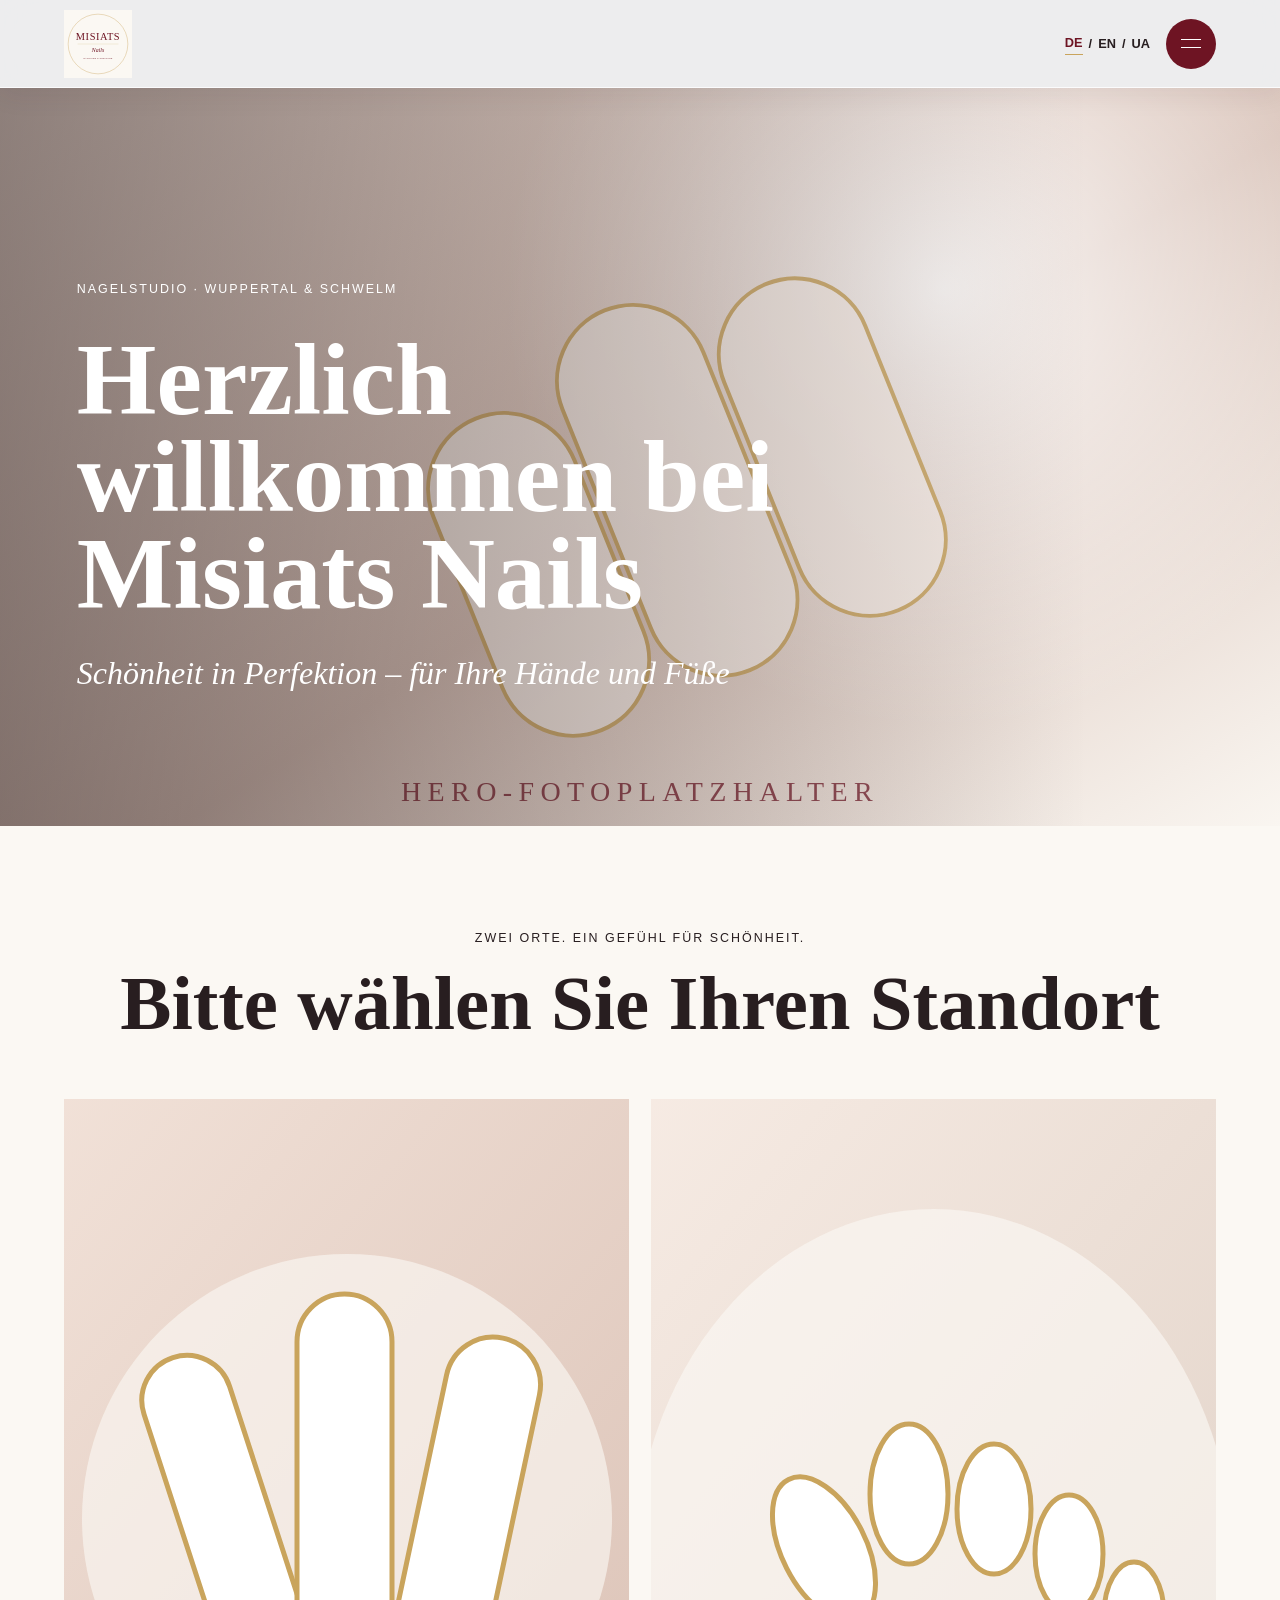
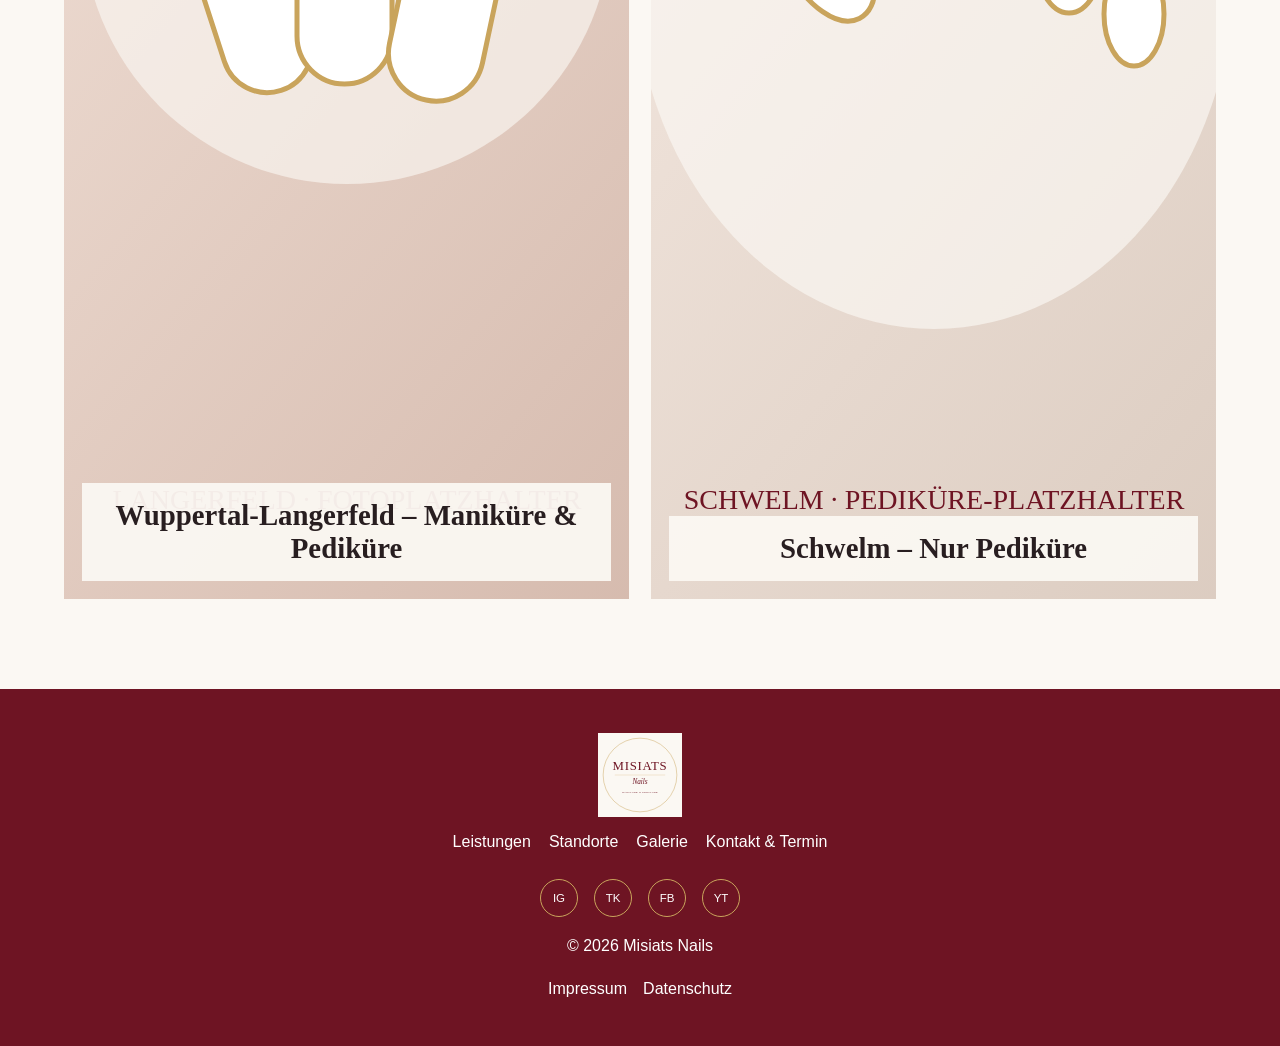
<file: index.html>
<!doctype html>
<html lang="de"><head><meta charset="utf-8"><meta name="viewport" content="width=device-width,initial-scale=1"><title>Misiats Nails – Nagelstudio Wuppertal &amp; Schwelm</title><meta name="description" content="Premium Maniküre und Pediküre bei Misiats Nails in Wuppertal-Langerfeld und Schwelm."><meta property="og:title" content="Misiats Nails"><meta property="og:description" content="Schönheit in Perfektion – für Ihre Hände und Füße."><meta property="og:type" content="website"><meta property="og:image" content="assets/misiats-nails-logo.svg"><link rel="stylesheet" href="css/styles.css"><script src="js/prices.js" defer></script><script src="js/main.js" defer></script></head><body>
<header class="glass-header"><a class="brand" href="index.html" aria-label="Misiats Nails Startseite"><img src="assets/misiats-nails-logo.svg" alt="Misiats Nails Logo" width="72" height="72"></a><div class="header-actions"><nav class="language-switcher" aria-label="Sprachauswahl"><a href="index.html" aria-current="page">DE</a><span>/</span><a href="en/index.html" lang="en" aria-label="English – coming soon">EN</a><span>/</span><a href="uk/index.html" lang="uk" aria-label="Українська – скоро">UA</a></nav><button class="menu-button" type="button" aria-expanded="false" aria-controls="menu-overlay" aria-label="Menü öffnen"><span></span><span></span></button></div></header>
<div class="menu-overlay" id="menu-overlay" aria-hidden="true"><button class="menu-close" type="button" aria-label="Menü schließen">×</button><nav class="overlay-nav" aria-label="Hauptmenü"><a href="leistungen.html">Leistungen</a><a href="index.html#standorte">Standorte</a><a href="galerie.html">Galerie</a><a href="kontakt.html">Kontakt &amp; Termin</a></nav><div class="overlay-footer"><div class="legal-links"><a href="impressum.html">Impressum</a><a href="datenschutz.html">Datenschutz</a></div><div class="social-links"><a href="https://www.instagram.com/misiats.nails/" aria-label="Instagram">IG</a><a href="https://www.tiktok.com/@misiats.nails" aria-label="TikTok">TK</a><a href="https://www.facebook.com/share/1FZ3vuPuZK/?mibextid=wwXIfr" aria-label="Facebook">FB</a><a href="https://www.youtube.com/@misiatsnails" aria-label="YouTube">YT</a></div></div></div>
<main><section class="hero" aria-labelledby="welcome-title"><img class="hero-image" src="photos/hero-placeholder.svg" alt="Helle, elegante Nagelpflege – Bildplatzhalter" width="1600" height="1000"><div class="hero-shade"></div><div class="hero-content"><p class="eyebrow">Nagelstudio · Wuppertal &amp; Schwelm</p><h1 id="welcome-title">Herzlich willkommen bei Misiats Nails</h1><p class="hero-subtitle">Schönheit in Perfektion – für Ihre Hände und Füße</p></div></section><section class="locations" id="standorte" aria-labelledby="locations-title"><p class="section-kicker">Zwei Orte. Ein Gefühl für Schönheit.</p><h2 id="locations-title">Bitte wählen Sie Ihren Standort</h2><div class="location-grid"><a class="location-card" href="langerfeld.html"><img src="photos/langerfeld-placeholder.svg" alt="Heller Bildplatzhalter für den Standort Wuppertal-Langerfeld" loading="lazy" width="900" height="1100"><span class="location-label">Wuppertal-Langerfeld – Maniküre &amp; Pediküre</span></a><a class="location-card" href="schwelm.html"><img src="photos/schwelm-placeholder.svg" alt="Heller Bildplatzhalter für Pediküre in Schwelm" loading="lazy" width="900" height="1100"><span class="location-label">Schwelm – Nur Pediküre</span></a></div></section></main>
<footer class="site-footer"><a class="footer-brand" href="index.html"><img src="assets/misiats-nails-logo.svg" alt="Misiats Nails" width="100" height="100"></a><nav aria-label="Footer"><a href="leistungen.html">Leistungen</a><a href="index.html#standorte">Standorte</a><a href="galerie.html">Galerie</a><a href="kontakt.html">Kontakt &amp; Termin</a></nav><div class="social-links"><a href="https://www.instagram.com/misiats.nails/" aria-label="Instagram">IG</a><a href="https://www.tiktok.com/@misiats.nails" aria-label="TikTok">TK</a><a href="https://www.facebook.com/share/1FZ3vuPuZK/?mibextid=wwXIfr" aria-label="Facebook">FB</a><a href="https://www.youtube.com/@misiatsnails" aria-label="YouTube">YT</a></div><p>© 2026 Misiats Nails</p><div class="legal-links"><a href="impressum.html">Impressum</a><a href="datenschutz.html">Datenschutz</a></div></footer></body></html>
</file>
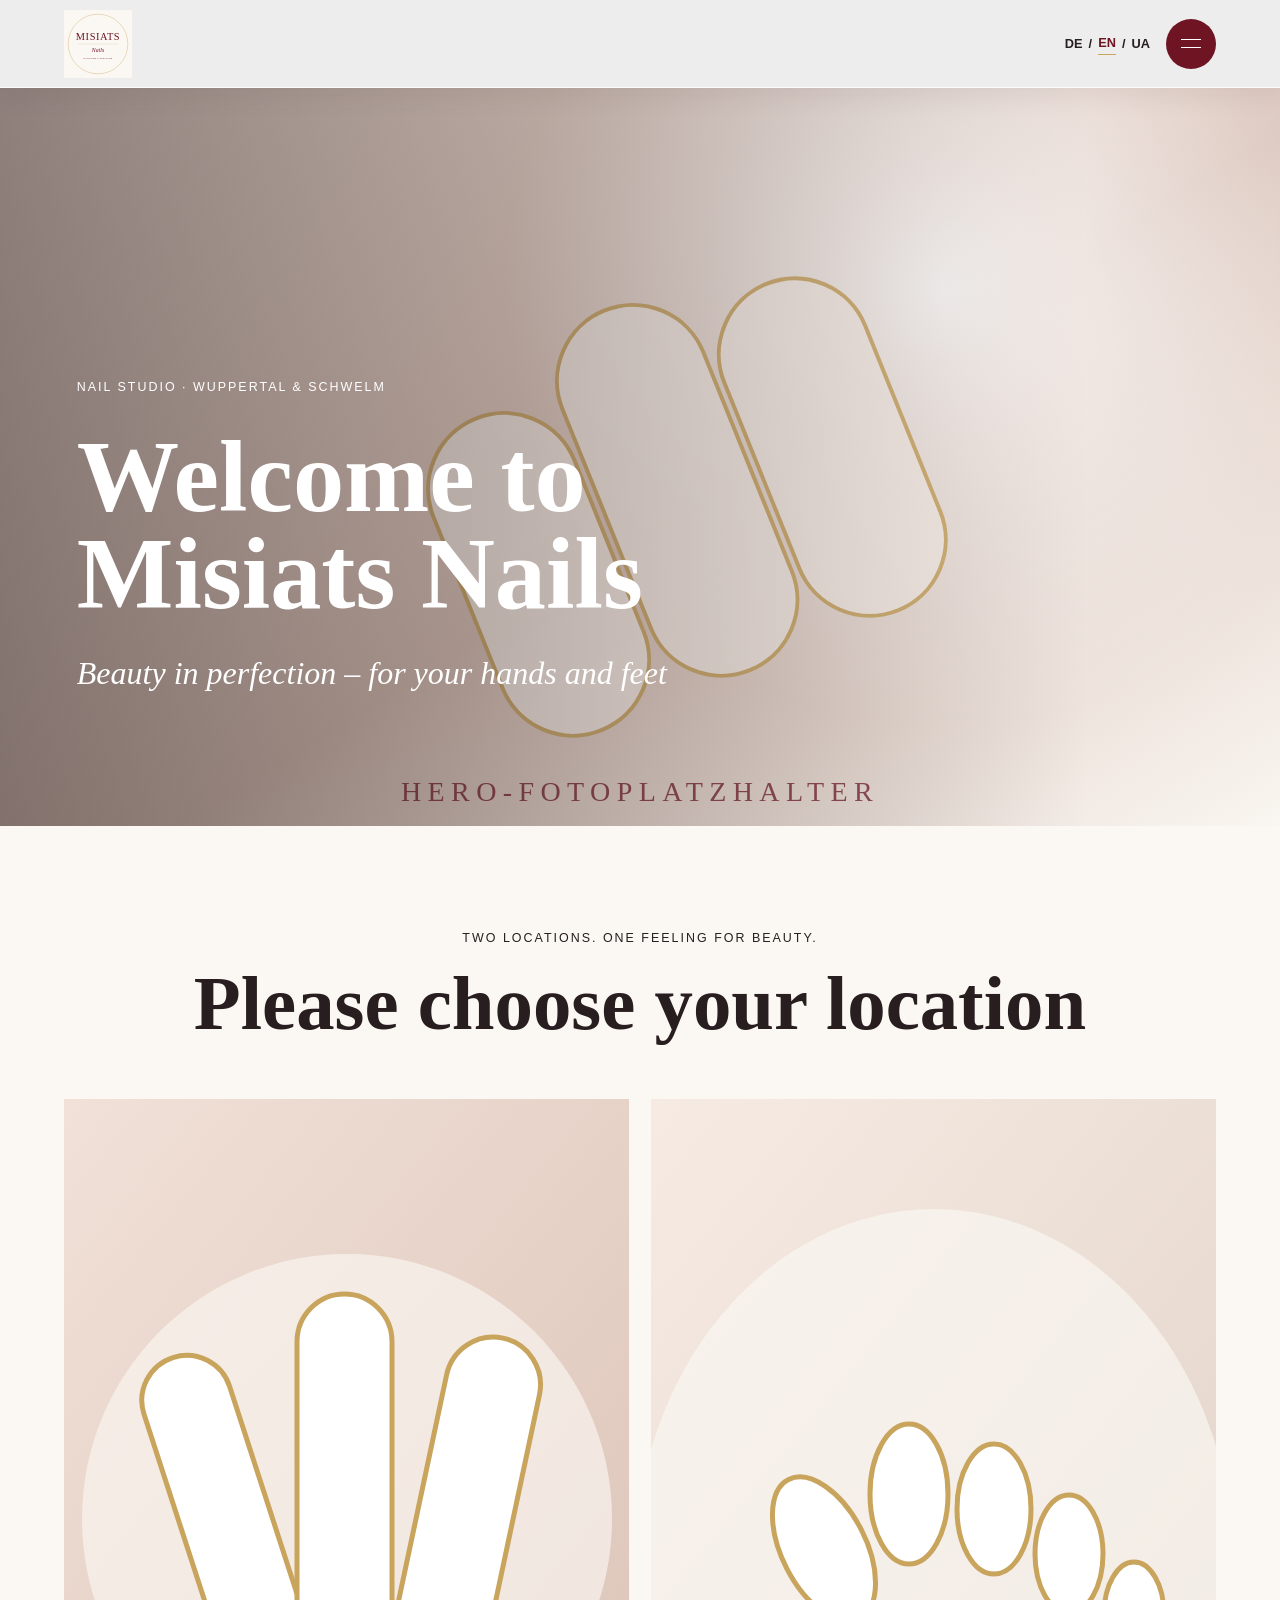
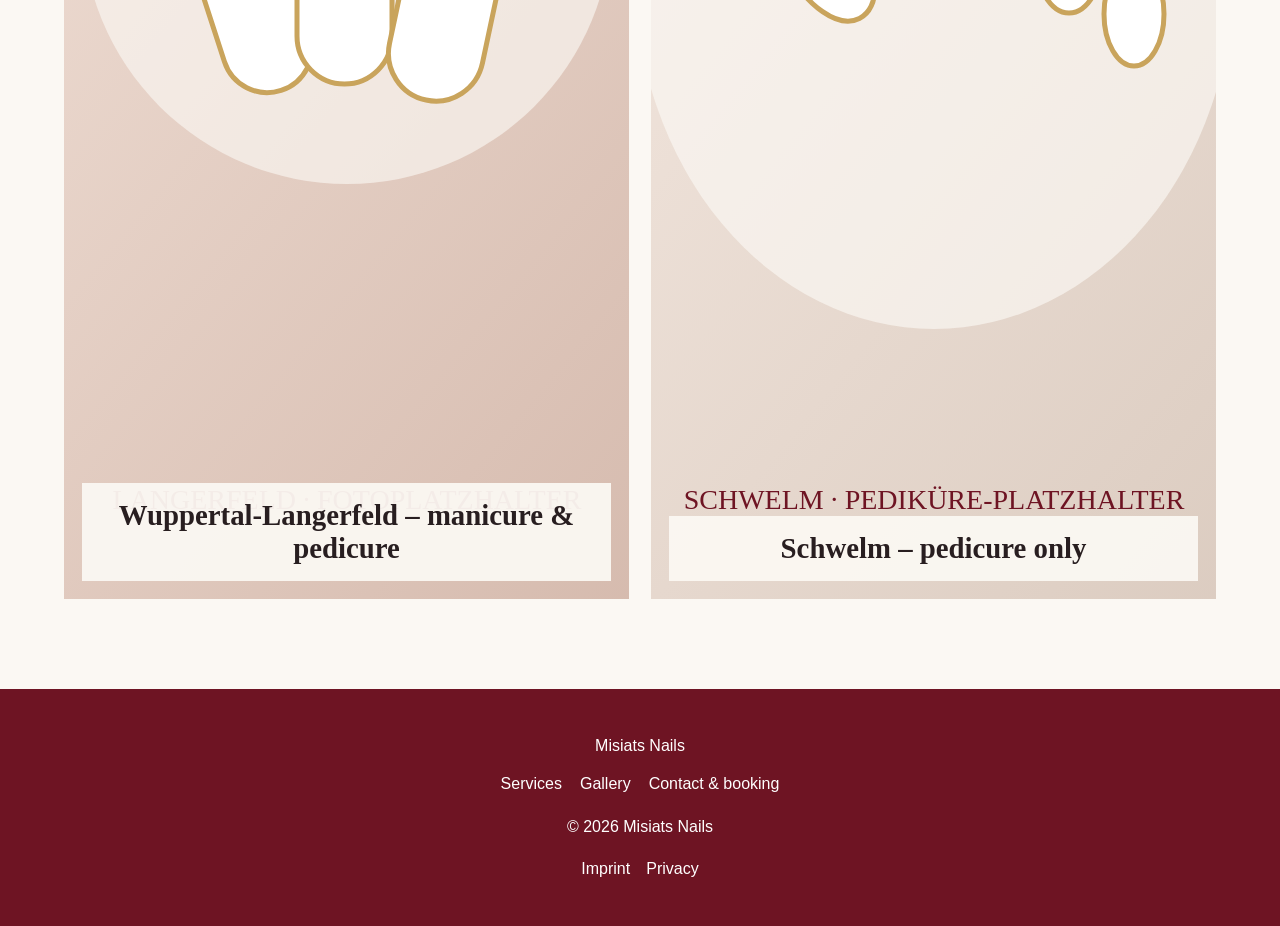
<file: en/index.html>
<!doctype html><html lang="en"><head><meta charset="utf-8"><meta name="viewport" content="width=device-width,initial-scale=1"><title>Misiats Nails | Wuppertal &amp; Schwelm Nail Studio</title><meta name="description" content="Professional manicure and pedicure at Misiats Nails in Wuppertal-Langerfeld and Schwelm, Germany."><link rel="canonical" href="https://hasibhasib12.github.io/Misiats-nails/en/"><meta property="og:title" content="Misiats Nails"><meta property="og:description" content="Beauty in perfection for your hands and feet."><meta property="og:type" content="website"><link rel="stylesheet" href="../css/styles.css"><script src="../js/prices.js" defer></script><script src="../js/main.js" defer></script></head><body><header class="glass-header"><a class="brand" href="./" aria-label="Misiats Nails home"><img src="../assets/misiats-nails-logo.svg" alt="Temporary Misiats Nails logo" width="72" height="72"></a><div class="header-actions"><nav class="language-switcher" aria-label="Language"><a href="../index.html" lang="de">DE</a>/<a href="index.html" aria-current="page">EN</a>/<a href="../uk/index.html" lang="uk">UA</a></nav><button class="menu-button" aria-label="Open menu" aria-expanded="false" aria-controls="menu-overlay"><span></span><span></span></button></div></header><div class="menu-overlay" id="menu-overlay" aria-hidden="true"><button class="menu-close" aria-label="Close menu">×</button><nav class="overlay-nav" aria-label="Main menu"><a href="services.html">Services</a><a href="#locations">Locations</a><a href="gallery.html">Gallery</a><a href="contact.html">Contact &amp; booking</a></nav><div class="overlay-footer"><div class="legal-links"><a href="imprint.html">Imprint</a><a href="privacy.html">Privacy</a></div></div></div><main><section class="hero"><img class="hero-image" src="../photos/hero-placeholder.svg" alt="Illustrative placeholder artwork; replace with approved salon photography" width="1600" height="1000" fetchpriority="high"><div class="hero-shade"></div><div class="hero-content"><p class="eyebrow">Nail studio · Wuppertal &amp; Schwelm</p><h1>Welcome to Misiats Nails</h1><p class="hero-subtitle">Beauty in perfection – for your hands and feet</p></div></section><section class="locations" id="locations"><p class="section-kicker">Two locations. One feeling for beauty.</p><h2>Please choose your location</h2><div class="location-grid"><a class="location-card" href="langerfeld.html"><img src="../photos/langerfeld-placeholder.svg" alt="Illustrative Wuppertal-Langerfeld location placeholder" loading="lazy" width="900" height="1100"><span class="location-label">Wuppertal-Langerfeld – manicure &amp; pedicure</span></a><a class="location-card" href="schwelm.html"><img src="../photos/schwelm-placeholder.svg" alt="Illustrative Schwelm location placeholder" loading="lazy" width="900" height="1100"><span class="location-label">Schwelm – pedicure only</span></a></div></section></main><footer class="site-footer"><a href="./">Misiats Nails</a><nav aria-label="Footer"><a href="services.html">Services</a><a href="gallery.html">Gallery</a><a href="contact.html">Contact &amp; booking</a></nav><p>© 2026 Misiats Nails</p><div class="legal-links"><a href="imprint.html">Imprint</a><a href="privacy.html">Privacy</a></div></footer></body></html>
</file>
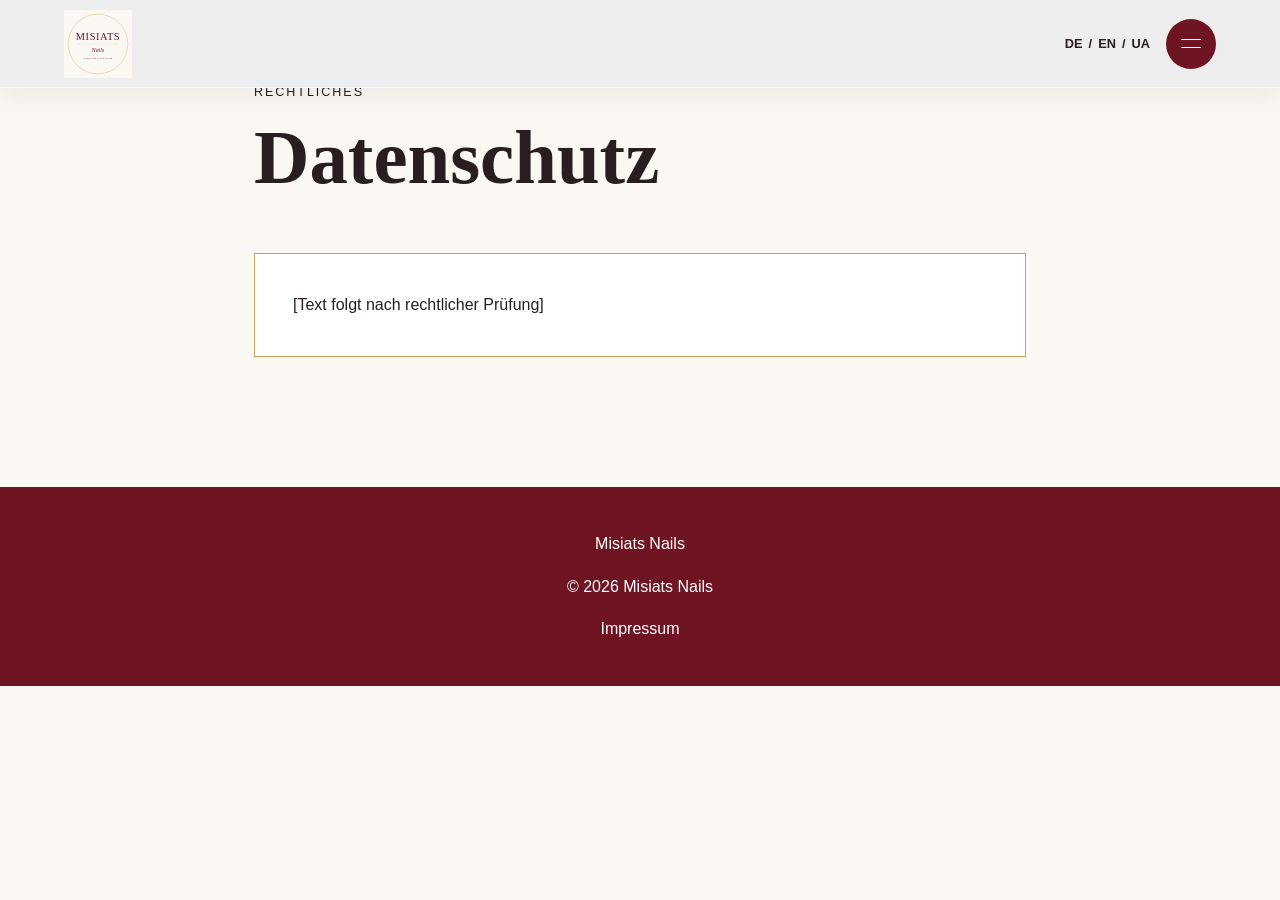
<file: datenschutz.html>
<!doctype html><html lang="de"><head><meta charset="utf-8"><meta name="viewport" content="width=device-width,initial-scale=1"><title>Datenschutz | Misiats Nails</title><meta name="description" content="Datenschutzhinweise von Misiats Nails. Angaben folgen nach rechtlicher Prüfung."><link rel="stylesheet" href="css/styles.css"><script src="js/main.js" defer></script></head><body><header class="glass-header"><a class="brand" href="index.html"><img src="assets/misiats-nails-logo.svg" alt="Misiats Nails" width="72" height="72"></a><div class="header-actions"><nav class="language-switcher" aria-label="Sprachauswahl"><a href="index.html">DE</a><span>/</span><a href="en/index.html">EN</a><span>/</span><a href="uk/index.html">UA</a></nav><button class="menu-button" aria-label="Menü öffnen" aria-expanded="false" aria-controls="menu-overlay"><span></span><span></span></button></div></header><div class="menu-overlay" id="menu-overlay" aria-hidden="true"><button class="menu-close" aria-label="Menü schließen">×</button><nav class="overlay-nav"><a href="leistungen.html">Leistungen</a><a href="galerie.html">Galerie</a><a href="kontakt.html">Kontakt &amp; Termin</a></nav></div><main class="page-main legal-content"><p class="section-kicker">Rechtliches</p><h1>Datenschutz</h1><div class="placeholder-page">[Text folgt nach rechtlicher Prüfung]</div></main><footer class="site-footer"><a href="index.html">Misiats Nails</a><p>© 2026 Misiats Nails</p><div class="legal-links"><a href="impressum.html">Impressum</a></div></footer></body></html>
</file>
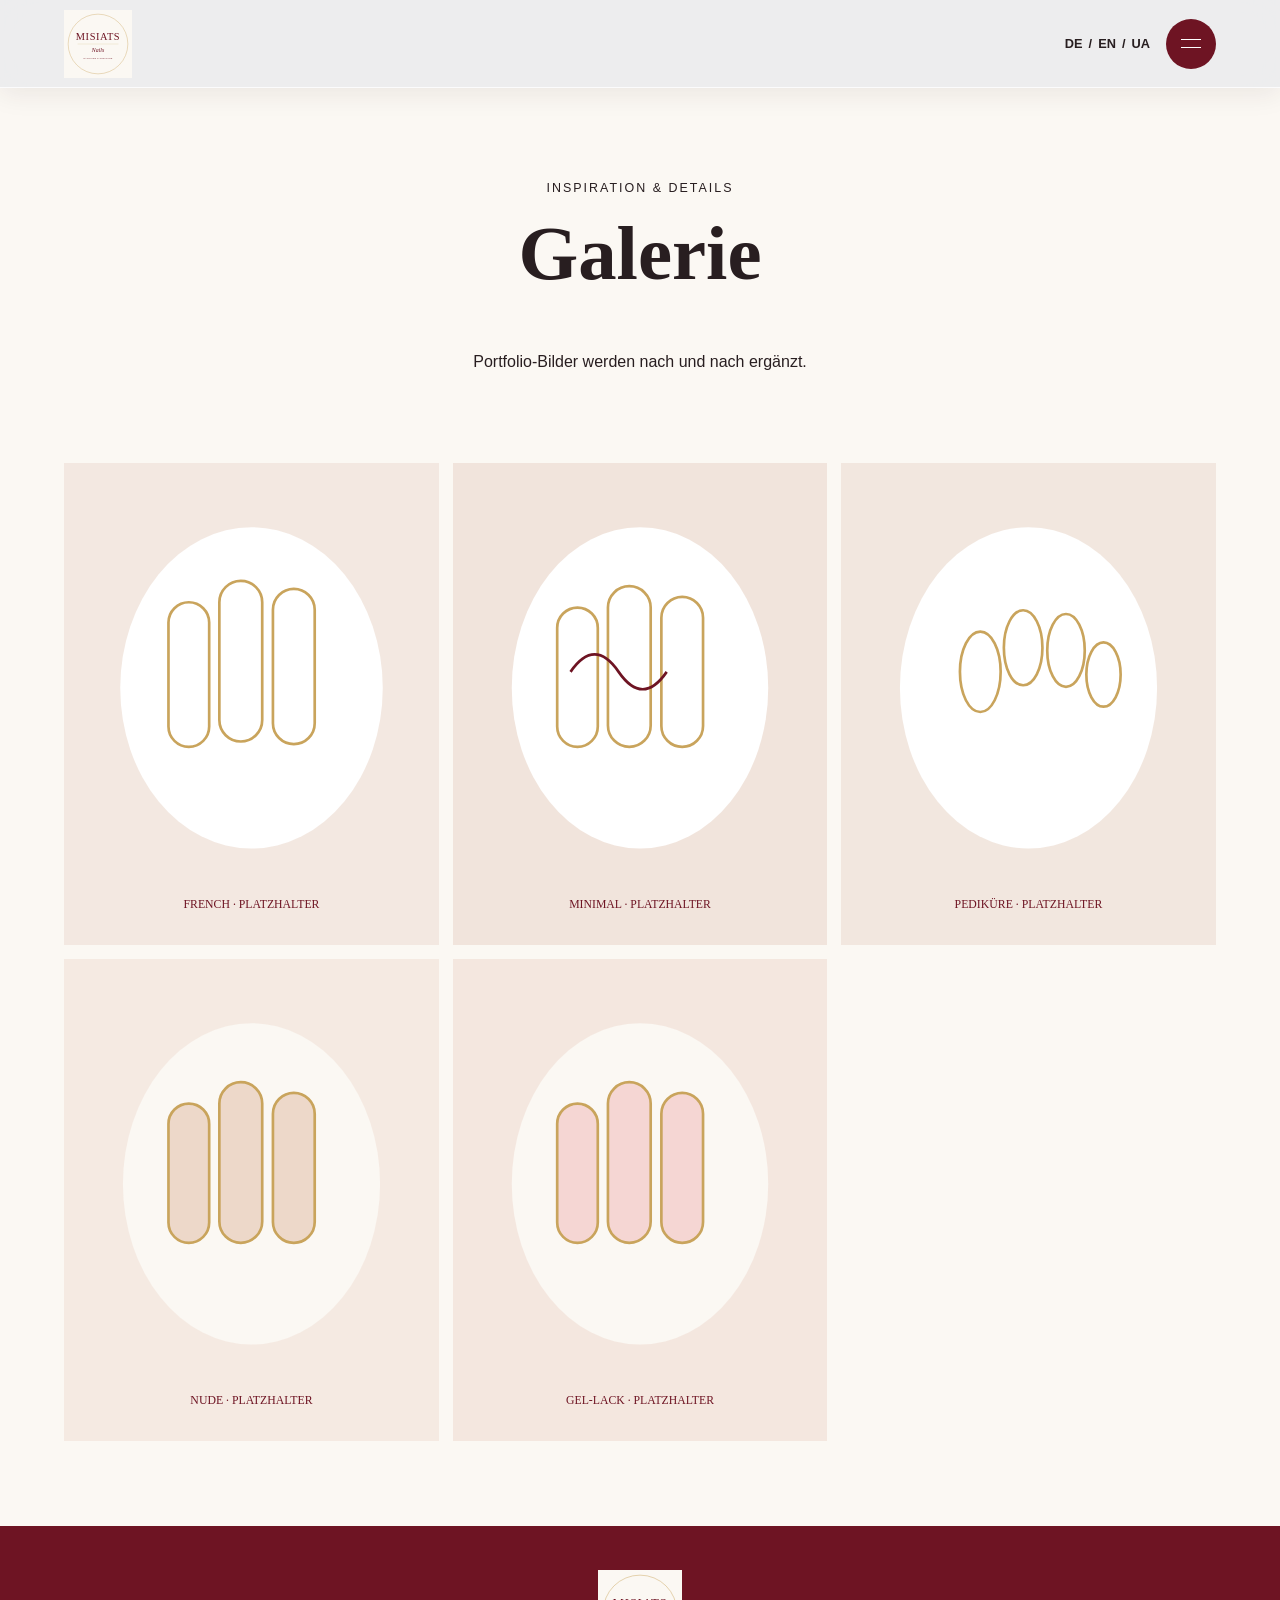
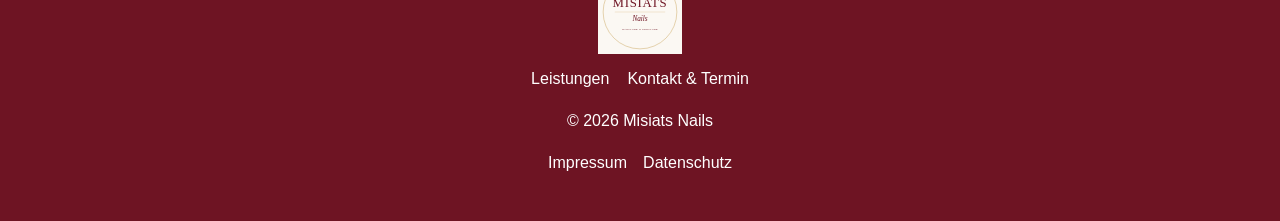
<file: galerie.html>
<!doctype html><html lang="de"><head><meta charset="utf-8"><meta name="viewport" content="width=device-width,initial-scale=1"><title>Galerie | Misiats Nails</title><meta name="description" content="Galerie eleganter Nagel- und Fußpflege bei Misiats Nails in Wuppertal und Schwelm."><meta property="og:title" content="Galerie – Misiats Nails"><meta property="og:description" content="Ausgewählte Looks und Inspiration für gepflegte Hände und Füße."><meta property="og:type" content="website"><link rel="stylesheet" href="css/styles.css"><script src="js/prices.js" defer></script><script src="js/main.js" defer></script></head><body><header class="glass-header"><a class="brand" href="index.html"><img src="assets/misiats-nails-logo.svg" alt="Misiats Nails" width="72" height="72"></a><div class="header-actions"><nav class="language-switcher" aria-label="Sprachauswahl"><a href="index.html">DE</a><span>/</span><a href="en/index.html" lang="en">EN</a><span>/</span><a href="uk/index.html" lang="uk">UA</a></nav><button class="menu-button" aria-label="Menü öffnen" aria-expanded="false" aria-controls="menu-overlay"><span></span><span></span></button></div></header><div class="menu-overlay" id="menu-overlay" aria-hidden="true"><button class="menu-close" aria-label="Menü schließen">×</button><nav class="overlay-nav" aria-label="Hauptmenü"><a href="leistungen.html">Leistungen</a><a href="index.html#standorte">Standorte</a><a href="galerie.html">Galerie</a><a href="kontakt.html">Kontakt &amp; Termin</a></nav></div><main class="page-main"><section class="page-hero"><p class="section-kicker">Inspiration &amp; Details</p><h1>Galerie</h1><p>Portfolio-Bilder werden nach und nach ergänzt.</p></section><div class="gallery-grid"><button class="gallery-item" aria-label="French Maniküre ansehen"><img src="photos/french-placeholder.svg" alt="Heller Bildplatzhalter: French Maniküre" loading="lazy" width="700" height="900"></button><button class="gallery-item" aria-label="Natural Nude ansehen"><img src="photos/nude-placeholder.svg" alt="Heller Bildplatzhalter: natürliche Nude-Maniküre" loading="lazy" width="700" height="900"></button><button class="gallery-item" aria-label="Minimalistisches Design ansehen"><img src="photos/minimal-placeholder.svg" alt="Heller Bildplatzhalter: minimalistisches Nageldesign" loading="lazy" width="700" height="900"></button><button class="gallery-item" aria-label="Gel-Lack ansehen"><img src="photos/gel-placeholder.svg" alt="Heller Bildplatzhalter: Gel-Lack" loading="lazy" width="700" height="900"></button><button class="gallery-item" aria-label="Elegante Pediküre ansehen"><img src="photos/pedicure-placeholder.svg" alt="Heller Bildplatzhalter: elegante Pediküre" loading="lazy" width="700" height="900"></button></div><div class="lightbox" aria-hidden="true"><button type="button" aria-label="Bild schließen">×</button><img src="photos/french-placeholder.svg" alt=""></div></main><footer class="site-footer"><a class="footer-brand" href="index.html"><img src="assets/misiats-nails-logo.svg" alt="Misiats Nails" width="90" height="90"></a><nav aria-label="Footer"><a href="leistungen.html">Leistungen</a><a href="kontakt.html">Kontakt &amp; Termin</a></nav><p>© 2026 Misiats Nails</p><div class="legal-links"><a href="impressum.html">Impressum</a><a href="datenschutz.html">Datenschutz</a></div></footer></body></html>
</file>
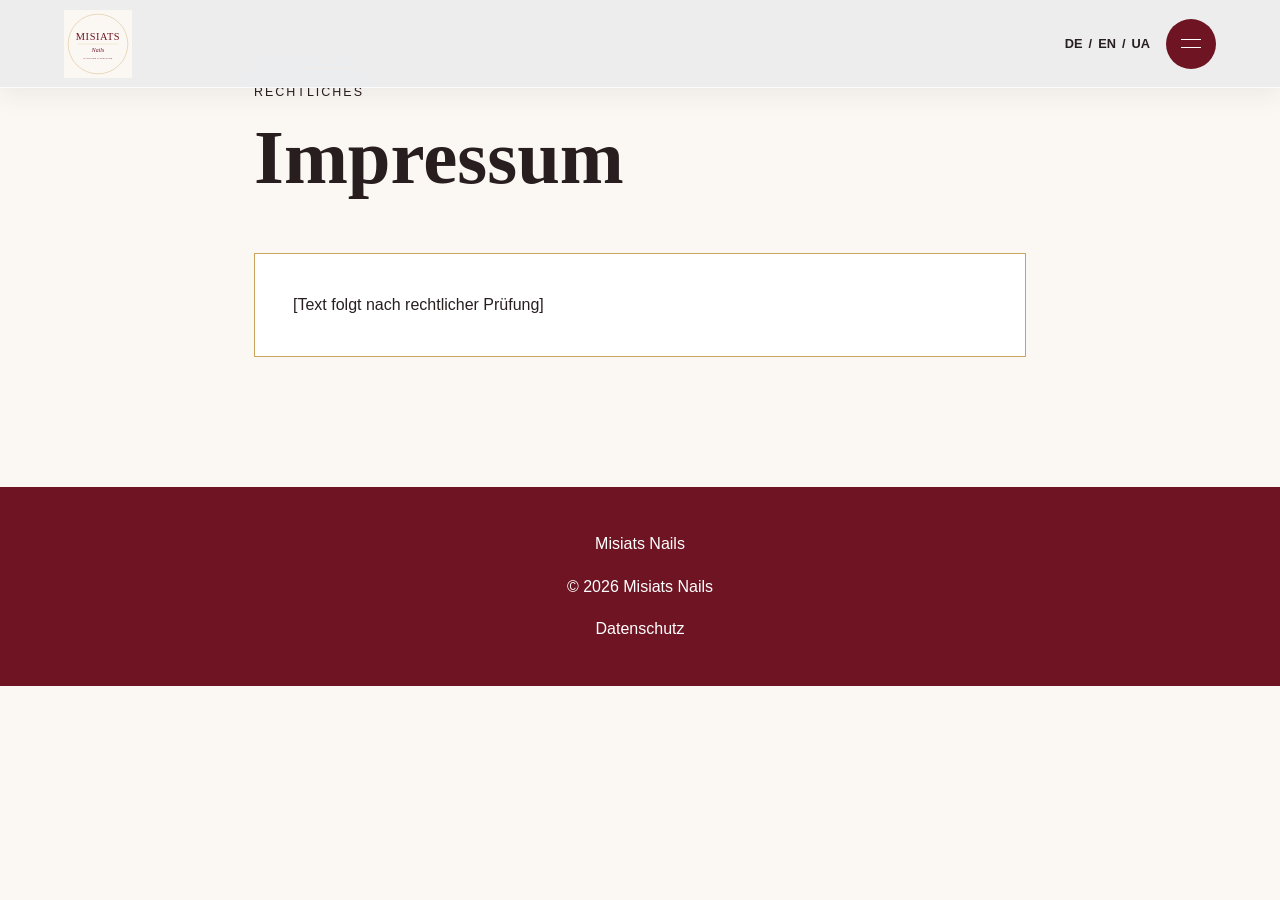
<file: impressum.html>
<!doctype html><html lang="de"><head><meta charset="utf-8"><meta name="viewport" content="width=device-width,initial-scale=1"><title>Impressum | Misiats Nails</title><meta name="description" content="Impressum von Misiats Nails. Angaben folgen nach rechtlicher Prüfung."><link rel="stylesheet" href="css/styles.css"><script src="js/main.js" defer></script></head><body><header class="glass-header"><a class="brand" href="index.html"><img src="assets/misiats-nails-logo.svg" alt="Misiats Nails" width="72" height="72"></a><div class="header-actions"><nav class="language-switcher" aria-label="Sprachauswahl"><a href="index.html">DE</a><span>/</span><a href="en/index.html">EN</a><span>/</span><a href="uk/index.html">UA</a></nav><button class="menu-button" aria-label="Menü öffnen" aria-expanded="false" aria-controls="menu-overlay"><span></span><span></span></button></div></header><div class="menu-overlay" id="menu-overlay" aria-hidden="true"><button class="menu-close" aria-label="Menü schließen">×</button><nav class="overlay-nav"><a href="leistungen.html">Leistungen</a><a href="galerie.html">Galerie</a><a href="kontakt.html">Kontakt &amp; Termin</a></nav></div><main class="page-main legal-content"><p class="section-kicker">Rechtliches</p><h1>Impressum</h1><div class="placeholder-page">[Text folgt nach rechtlicher Prüfung]</div></main><footer class="site-footer"><a href="index.html">Misiats Nails</a><p>© 2026 Misiats Nails</p><div class="legal-links"><a href="datenschutz.html">Datenschutz</a></div></footer></body></html>
</file>
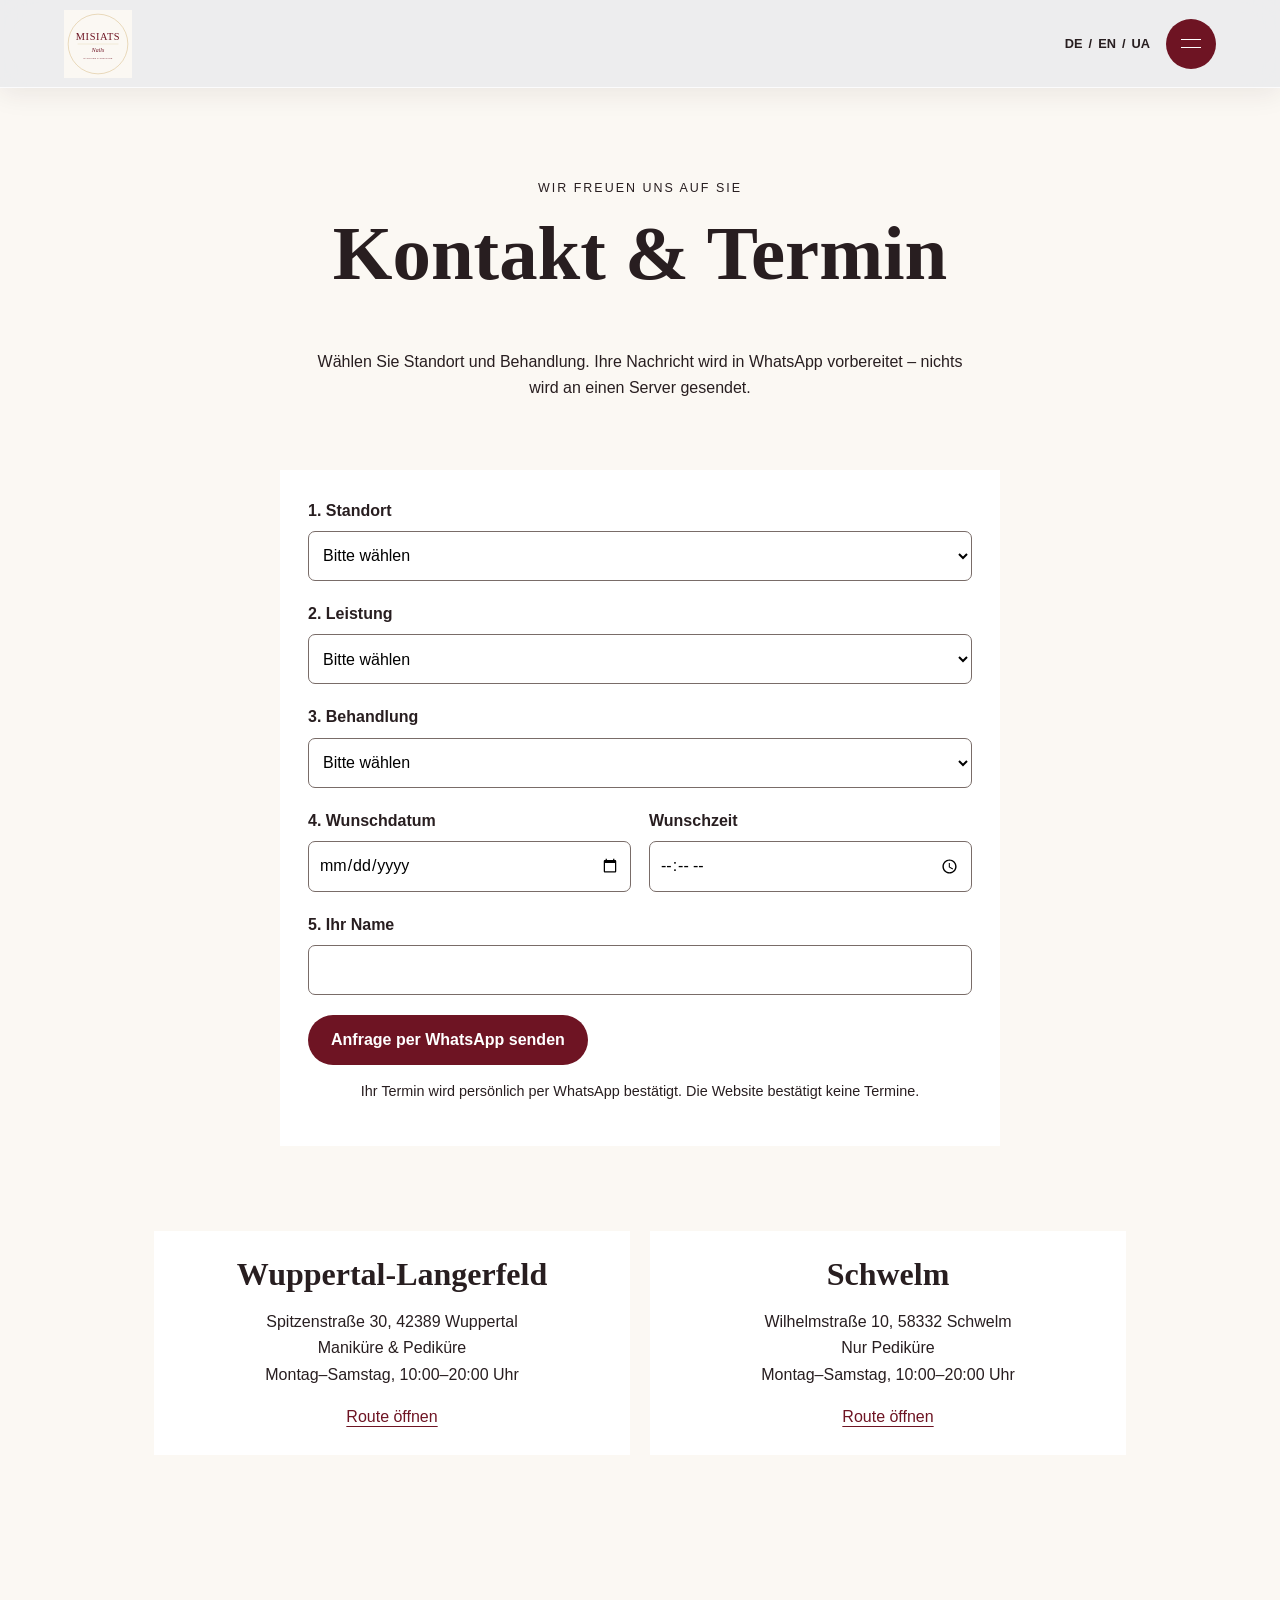
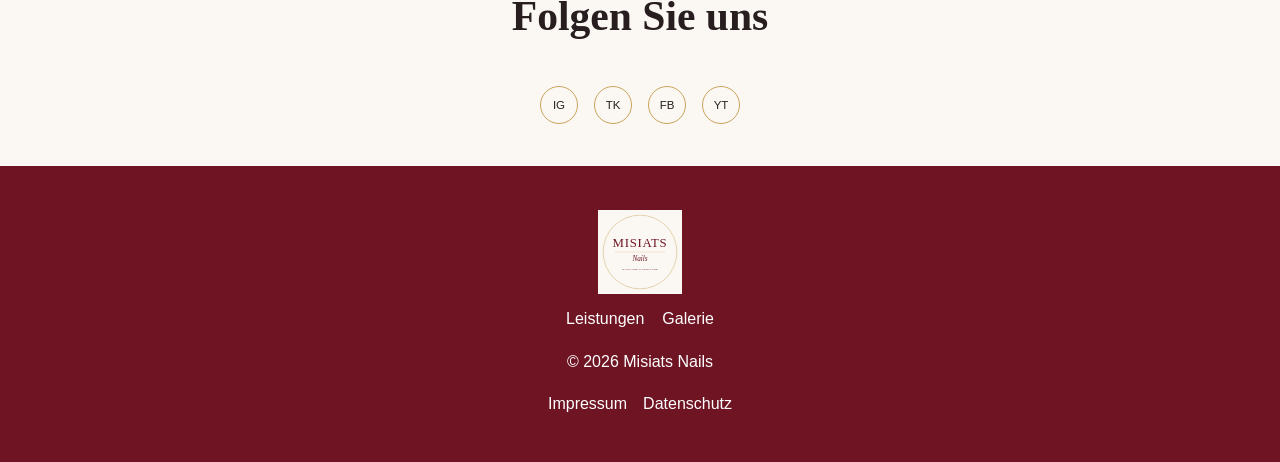
<file: kontakt.html>
<!doctype html><html lang="de"><head><meta charset="utf-8"><meta name="viewport" content="width=device-width,initial-scale=1"><title>Kontakt &amp; Termin | Misiats Nails</title><meta name="description" content="Termin bei Misiats Nails in Wuppertal-Langerfeld oder Schwelm per WhatsApp anfragen."><meta property="og:title" content="Kontakt und Termin – Misiats Nails"><meta property="og:description" content="Wählen Sie Ihren Standort und senden Sie Ihre Terminanfrage über WhatsApp."><meta property="og:type" content="website"><link rel="stylesheet" href="css/styles.css"><script src="js/prices.js" defer></script><script src="js/main.js" defer></script></head><body><header class="glass-header"><a class="brand" href="index.html"><img src="assets/misiats-nails-logo.svg" alt="Misiats Nails" width="72" height="72"></a><div class="header-actions"><nav class="language-switcher" aria-label="Sprachauswahl"><a href="index.html">DE</a><span>/</span><a href="en/index.html" lang="en">EN</a><span>/</span><a href="uk/index.html" lang="uk">UA</a></nav><button class="menu-button" aria-label="Menü öffnen" aria-expanded="false" aria-controls="menu-overlay"><span></span><span></span></button></div></header><div class="menu-overlay" id="menu-overlay" aria-hidden="true"><button class="menu-close" aria-label="Menü schließen">×</button><nav class="overlay-nav" aria-label="Hauptmenü"><a href="leistungen.html">Leistungen</a><a href="index.html#standorte">Standorte</a><a href="galerie.html">Galerie</a><a href="kontakt.html">Kontakt &amp; Termin</a></nav></div><main class="page-main"><section class="page-hero"><p class="section-kicker">Wir freuen uns auf Sie</p><h1>Kontakt &amp; Termin</h1><p>Wählen Sie Standort und Behandlung. Ihre Nachricht wird in WhatsApp vorbereitet – nichts wird an einen Server gesendet.</p></section><form class="booking-form" id="booking-form"><div class="form-step"><label for="location">1. Standort</label><select id="location" name="location" required><option value="">Bitte wählen</option><option value="langerfeld">Wuppertal-Langerfeld</option><option value="schwelm">Schwelm</option></select></div><div class="form-step"><label for="service">2. Leistung</label><select id="service" name="service" required><option value="">Bitte wählen</option></select></div><div class="form-step"><label for="treatment">3. Behandlung</label><select id="treatment" name="treatment" required><option value="">Bitte zuerst Standort und Leistung wählen</option></select></div><div class="form-row"><div class="form-step"><label for="date">4. Wunschdatum</label><input id="date" name="date" type="date" required></div><div class="form-step"><label for="time">Wunschzeit</label><input id="time" name="time" type="time" required></div></div><div class="form-step"><label for="name">5. Ihr Name</label><input id="name" name="name" type="text" autocomplete="name" required maxlength="80"></div><button class="whatsapp-button" type="submit">Anfrage per WhatsApp senden</button><p class="form-note">Ihr Termin wird persönlich per WhatsApp bestätigt. Die Website bestätigt keine Termine.</p></form><section class="contact-locations"><article><h2>Wuppertal-Langerfeld</h2><p>Spitzenstraße 30, 42389 Wuppertal<br>Maniküre &amp; Pediküre<br>Montag–Samstag, 10:00–20:00 Uhr</p><a href="https://www.google.com/maps/search/?api=1&amp;query=Spitzenstra%C3%9Fe+30%2C+42389+Wuppertal" target="_blank" rel="noopener">Route öffnen</a></article><article><h2>Schwelm</h2><p>Wilhelmstraße 10, 58332 Schwelm<br>Nur Pediküre<br>Montag–Samstag, 10:00–20:00 Uhr</p><a href="https://www.google.com/maps/search/?api=1&amp;query=Wilhelmstra%C3%9Fe+10%2C+58332+Schwelm" target="_blank" rel="noopener">Route öffnen</a></article></section><section class="contact-social"><h2>Folgen Sie uns</h2><div class="social-links"><a href="https://www.instagram.com/misiats.nails/" aria-label="Instagram">IG</a><a href="https://www.tiktok.com/@misiats.nails" aria-label="TikTok">TK</a><a href="https://www.facebook.com/share/1FZ3vuPuZK/?mibextid=wwXIfr" aria-label="Facebook">FB</a><a href="https://www.youtube.com/@misiatsnails" aria-label="YouTube">YT</a></div></section></main><footer class="site-footer"><a class="footer-brand" href="index.html"><img src="assets/misiats-nails-logo.svg" alt="Misiats Nails" width="90" height="90"></a><nav aria-label="Footer"><a href="leistungen.html">Leistungen</a><a href="galerie.html">Galerie</a></nav><p>© 2026 Misiats Nails</p><div class="legal-links"><a href="impressum.html">Impressum</a><a href="datenschutz.html">Datenschutz</a></div></footer></body></html>
</file>
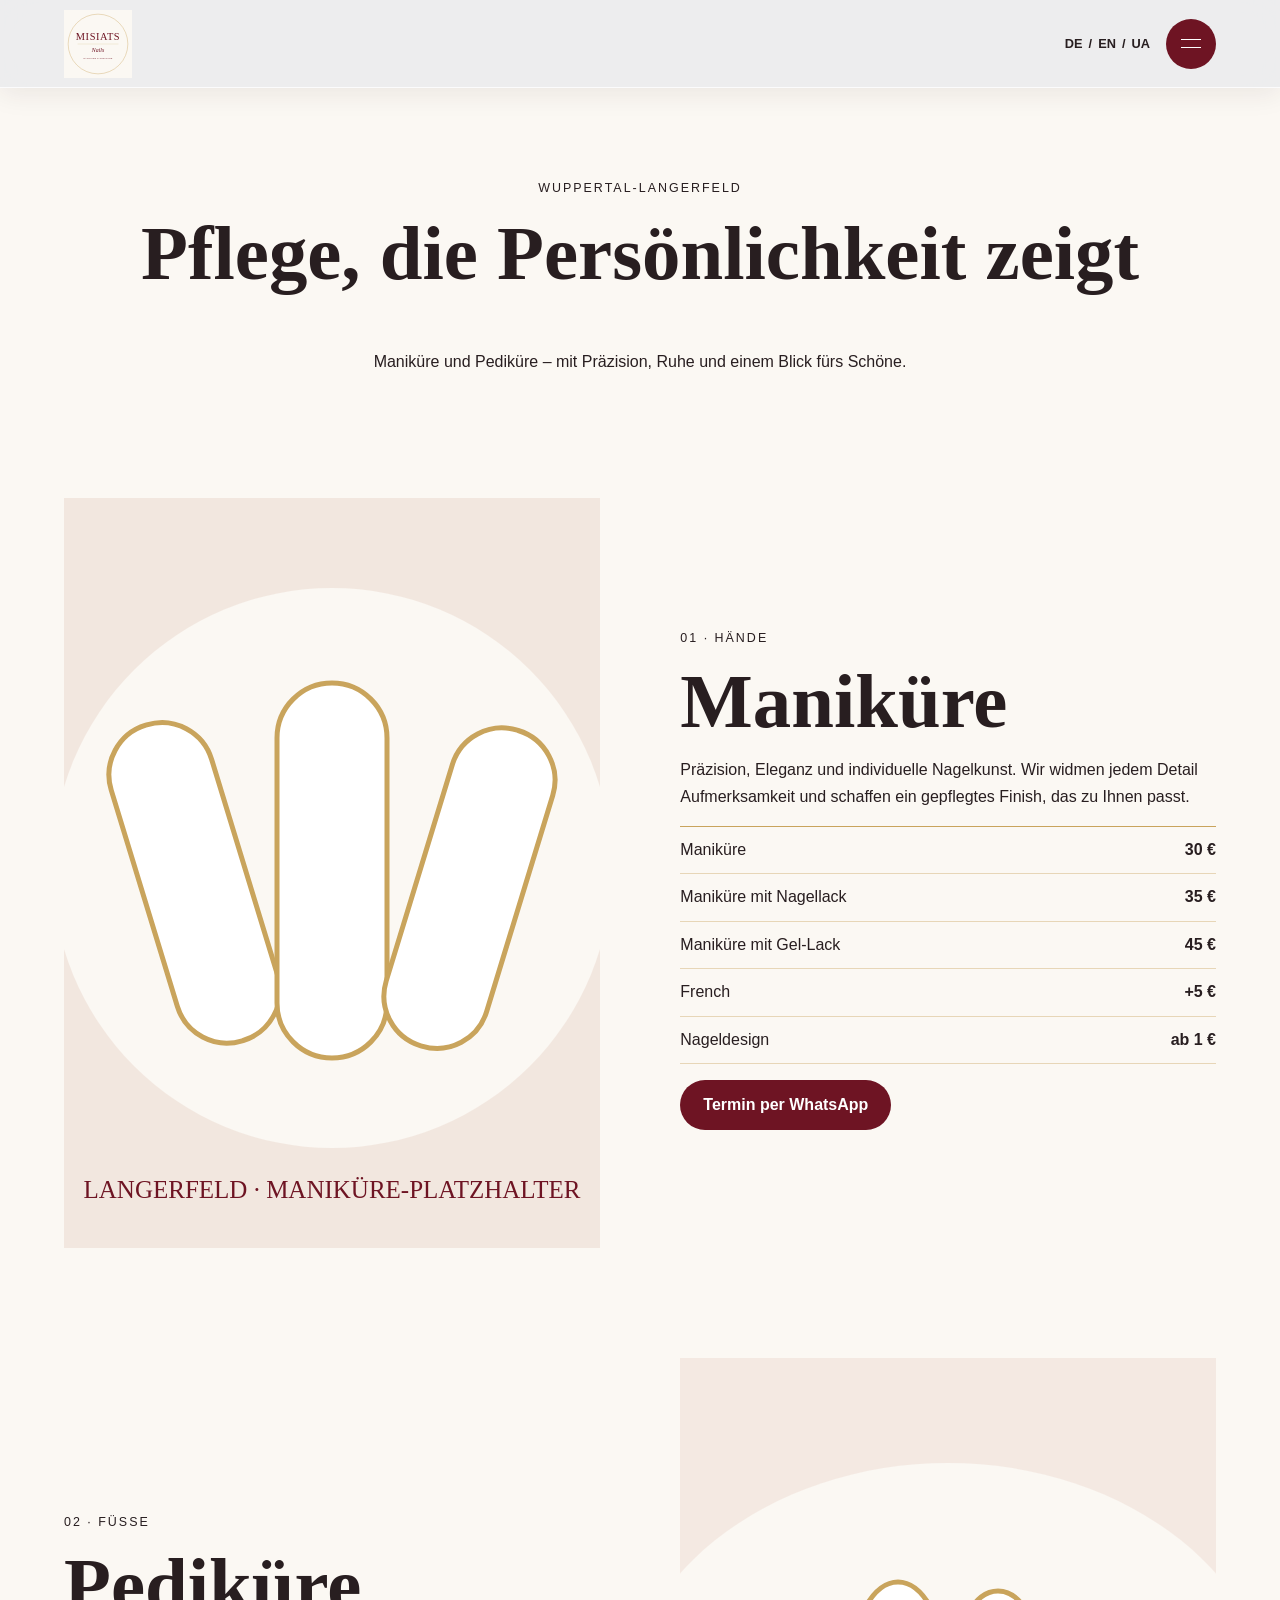
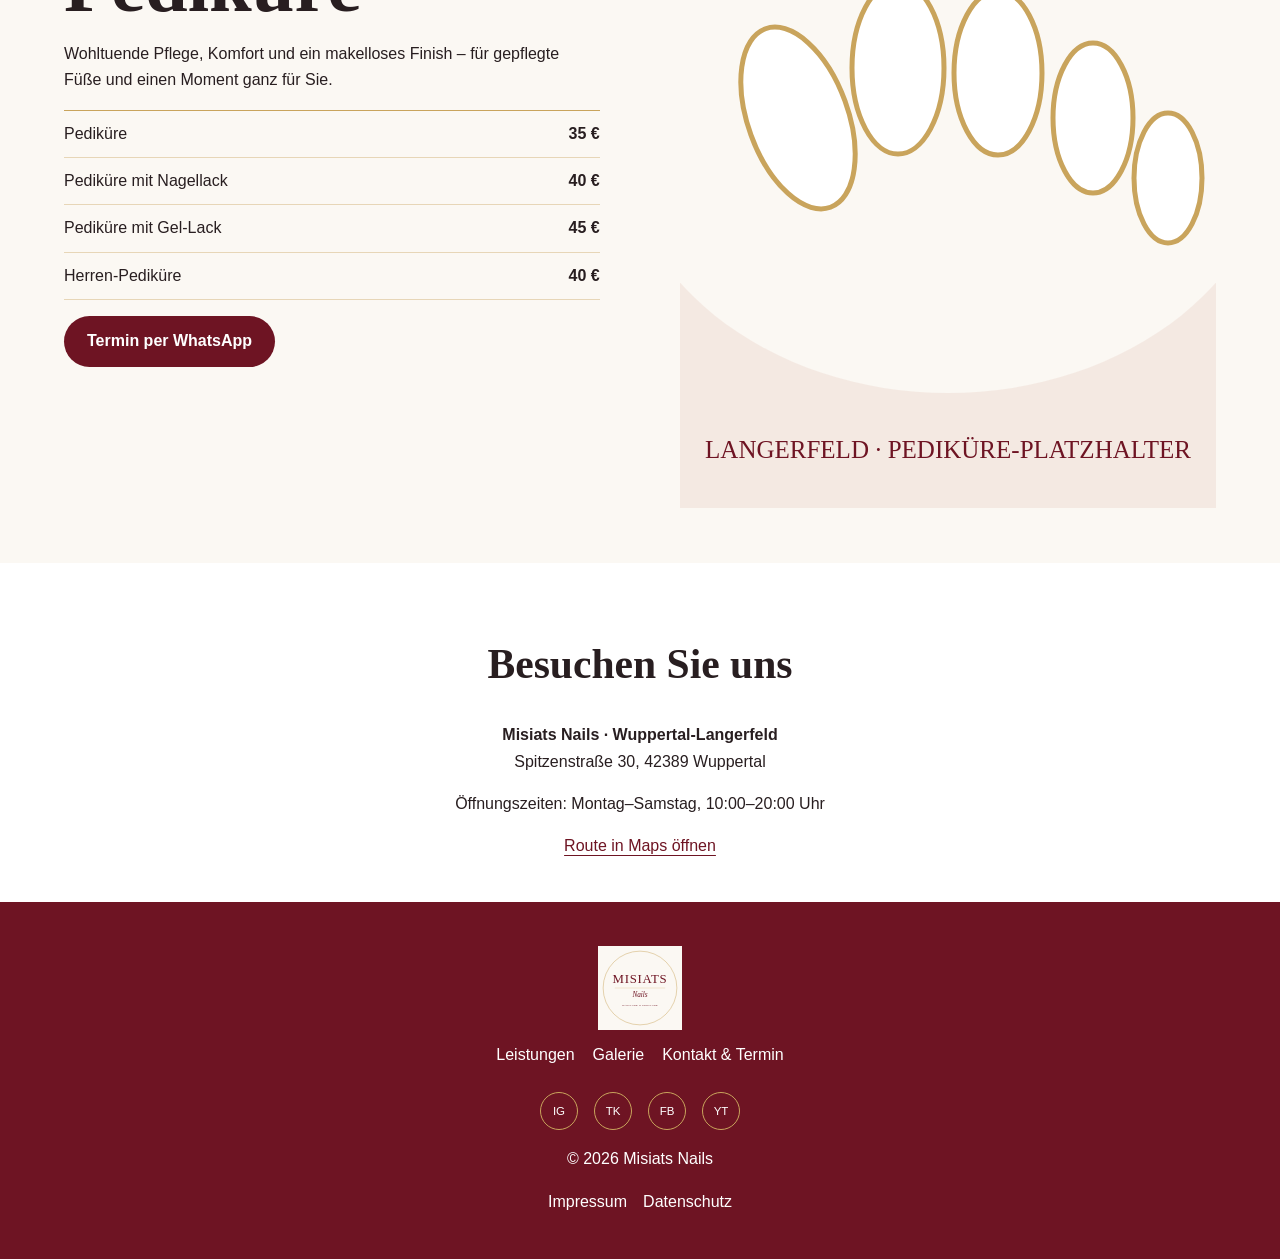
<file: langerfeld.html>
<!doctype html><html lang="de"><head><meta charset="utf-8"><meta name="viewport" content="width=device-width,initial-scale=1"><title>Maniküre &amp; Pediküre Wuppertal-Langerfeld | Misiats Nails</title><meta name="description" content="Maniküre und Pediküre bei Misiats Nails in Wuppertal-Langerfeld, Spitzenstraße 30."><meta property="og:title" content="Misiats Nails Wuppertal-Langerfeld"><meta property="og:description" content="Maniküre und Pediküre mit Liebe zum Detail."><meta property="og:type" content="website"><link rel="stylesheet" href="css/styles.css"><script src="js/prices.js" defer></script><script src="js/main.js" defer></script></head><body>
<header class="glass-header"><a class="brand" href="index.html" aria-label="Startseite"><img src="assets/misiats-nails-logo.svg" alt="Misiats Nails" width="72" height="72"></a><div class="header-actions"><nav class="language-switcher" aria-label="Sprachauswahl"><a href="index.html">DE</a><span>/</span><a href="en/index.html" lang="en">EN</a><span>/</span><a href="uk/index.html" lang="uk">UA</a></nav><button class="menu-button" aria-label="Menü öffnen" aria-expanded="false" aria-controls="menu-overlay"><span></span><span></span></button></div></header><div class="menu-overlay" id="menu-overlay" aria-hidden="true"><button class="menu-close" aria-label="Menü schließen">×</button><nav class="overlay-nav" aria-label="Hauptmenü"><a href="leistungen.html">Leistungen</a><a href="index.html#standorte">Standorte</a><a href="galerie.html">Galerie</a><a href="kontakt.html">Kontakt &amp; Termin</a></nav><div class="overlay-footer"><div class="legal-links"><a href="impressum.html">Impressum</a><a href="datenschutz.html">Datenschutz</a></div><div class="social-links"><a href="https://www.instagram.com/misiats.nails/" aria-label="Instagram">IG</a><a href="https://www.tiktok.com/@misiats.nails" aria-label="TikTok">TK</a><a href="https://www.facebook.com/share/1FZ3vuPuZK/?mibextid=wwXIfr" aria-label="Facebook">FB</a><a href="https://www.youtube.com/@misiatsnails" aria-label="YouTube">YT</a></div></div></div>
<main class="page-main"><section class="page-hero"><p class="section-kicker">Wuppertal-Langerfeld</p><h1>Pflege, die Persönlichkeit zeigt</h1><p>Maniküre und Pediküre – mit Präzision, Ruhe und einem Blick fürs Schöne.</p></section><section class="editorial"><img src="photos/langerfeld-manikure-placeholder.svg" alt="Heller Bildplatzhalter für Maniküre in Wuppertal-Langerfeld" width="1000" height="750"><div class="editorial-copy"><p class="section-kicker">01 · Hände</p><h2>Maniküre</h2><p>Präzision, Eleganz und individuelle Nagelkunst. Wir widmen jedem Detail Aufmerksamkeit und schaffen ein gepflegtes Finish, das zu Ihnen passt.</p><ul class="price-list" data-prices="langerfeld:manicure"></ul><a class="whatsapp-button" href="kontakt.html?location=langerfeld&amp;service=manicure">Termin per WhatsApp</a></div></section><section class="editorial reverse"><img src="photos/langerfeld-pedikure-placeholder.svg" alt="Heller Bildplatzhalter für Pediküre in Wuppertal-Langerfeld" loading="lazy" width="1000" height="750"><div class="editorial-copy"><p class="section-kicker">02 · Füße</p><h2>Pediküre</h2><p>Wohltuende Pflege, Komfort und ein makelloses Finish – für gepflegte Füße und einen Moment ganz für Sie.</p><ul class="price-list" data-prices="langerfeld:pedicure"></ul><a class="whatsapp-button" href="kontakt.html?location=langerfeld&amp;service=pedicure">Termin per WhatsApp</a></div></section><section class="location-info"><h2>Besuchen Sie uns</h2><p><strong>Misiats Nails · Wuppertal-Langerfeld</strong><br>Spitzenstraße 30, 42389 Wuppertal</p><p>Öffnungszeiten: Montag–Samstag, 10:00–20:00 Uhr</p><a class="text-link" href="https://www.google.com/maps/search/?api=1&amp;query=Spitzenstra%C3%9Fe+30%2C+42389+Wuppertal" target="_blank" rel="noopener">Route in Maps öffnen</a></section></main>
<footer class="site-footer"><a class="footer-brand" href="index.html"><img src="assets/misiats-nails-logo.svg" alt="Misiats Nails" width="90" height="90"></a><nav aria-label="Footer"><a href="leistungen.html">Leistungen</a><a href="galerie.html">Galerie</a><a href="kontakt.html">Kontakt &amp; Termin</a></nav><div class="social-links"><a href="https://www.instagram.com/misiats.nails/" aria-label="Instagram">IG</a><a href="https://www.tiktok.com/@misiats.nails" aria-label="TikTok">TK</a><a href="https://www.facebook.com/share/1FZ3vuPuZK/?mibextid=wwXIfr" aria-label="Facebook">FB</a><a href="https://www.youtube.com/@misiatsnails" aria-label="YouTube">YT</a></div><p>© 2026 Misiats Nails</p><div class="legal-links"><a href="impressum.html">Impressum</a><a href="datenschutz.html">Datenschutz</a></div></footer></body></html>
</file>
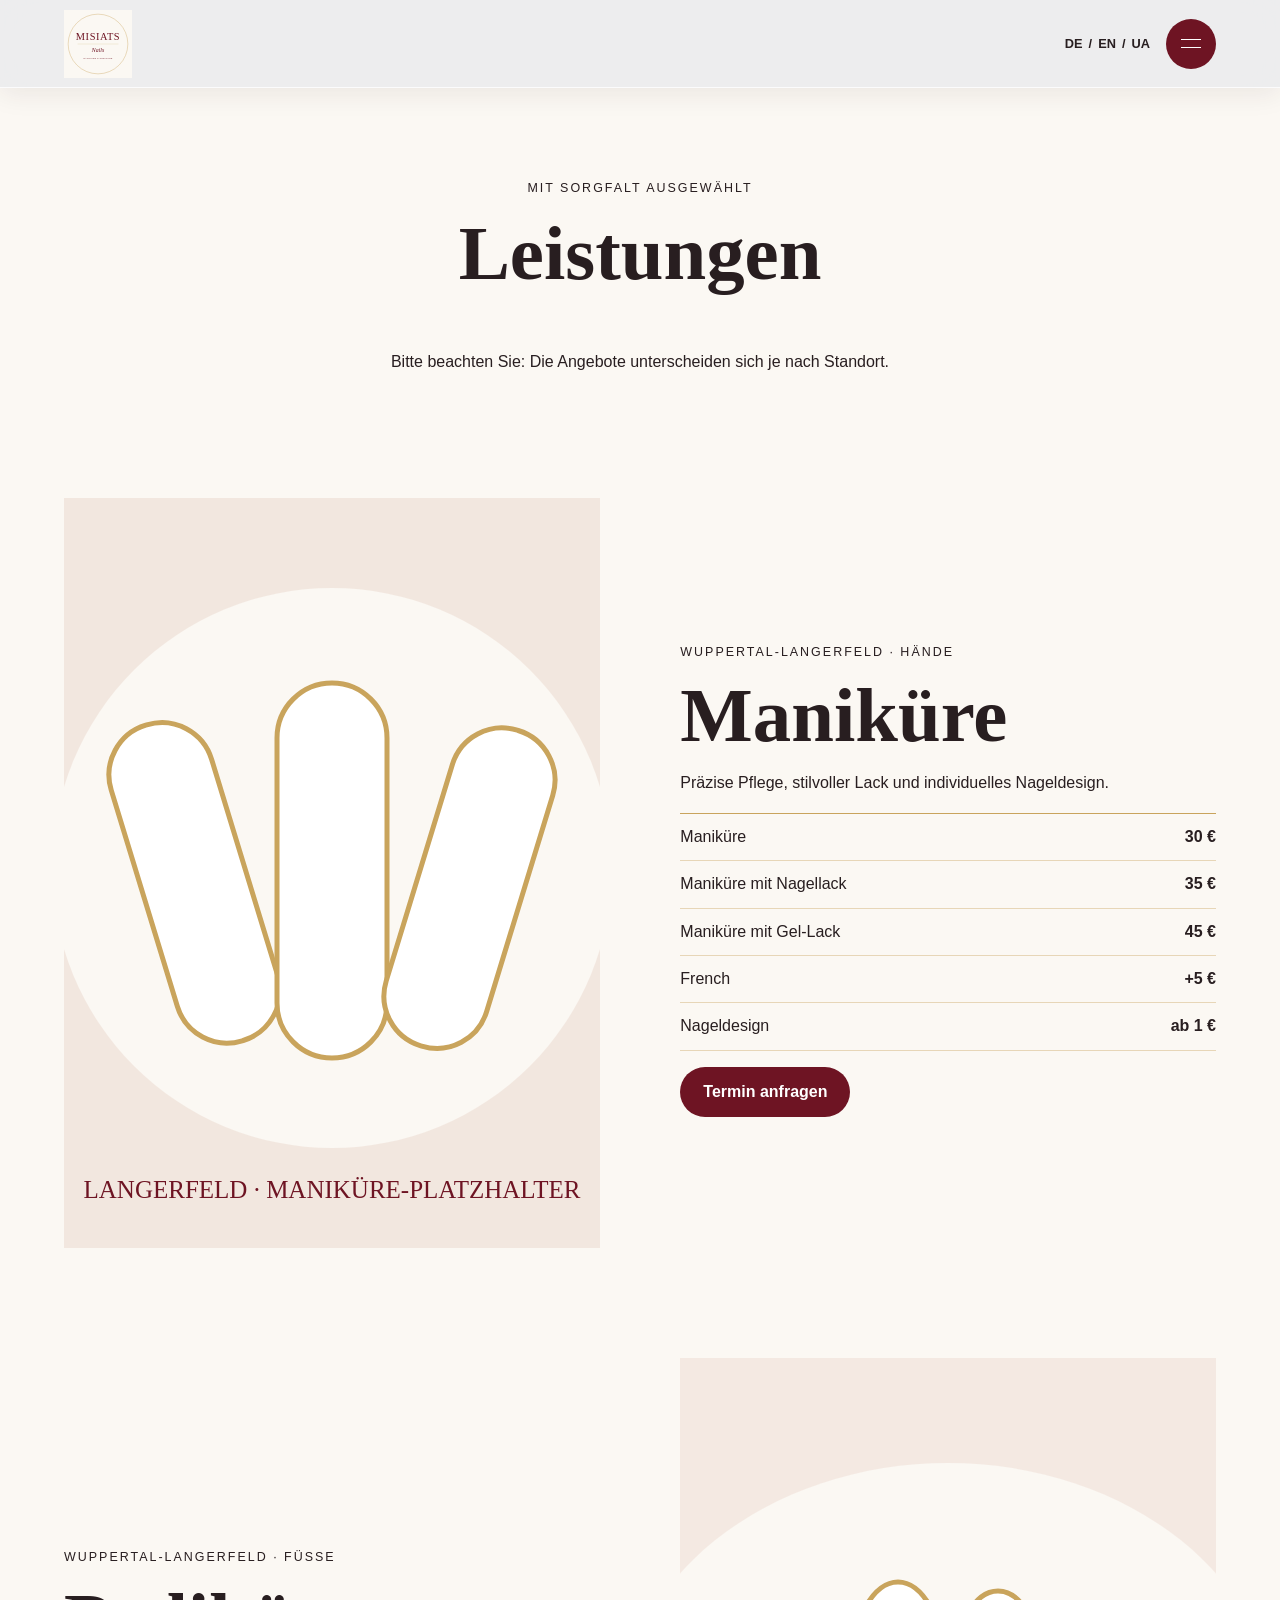
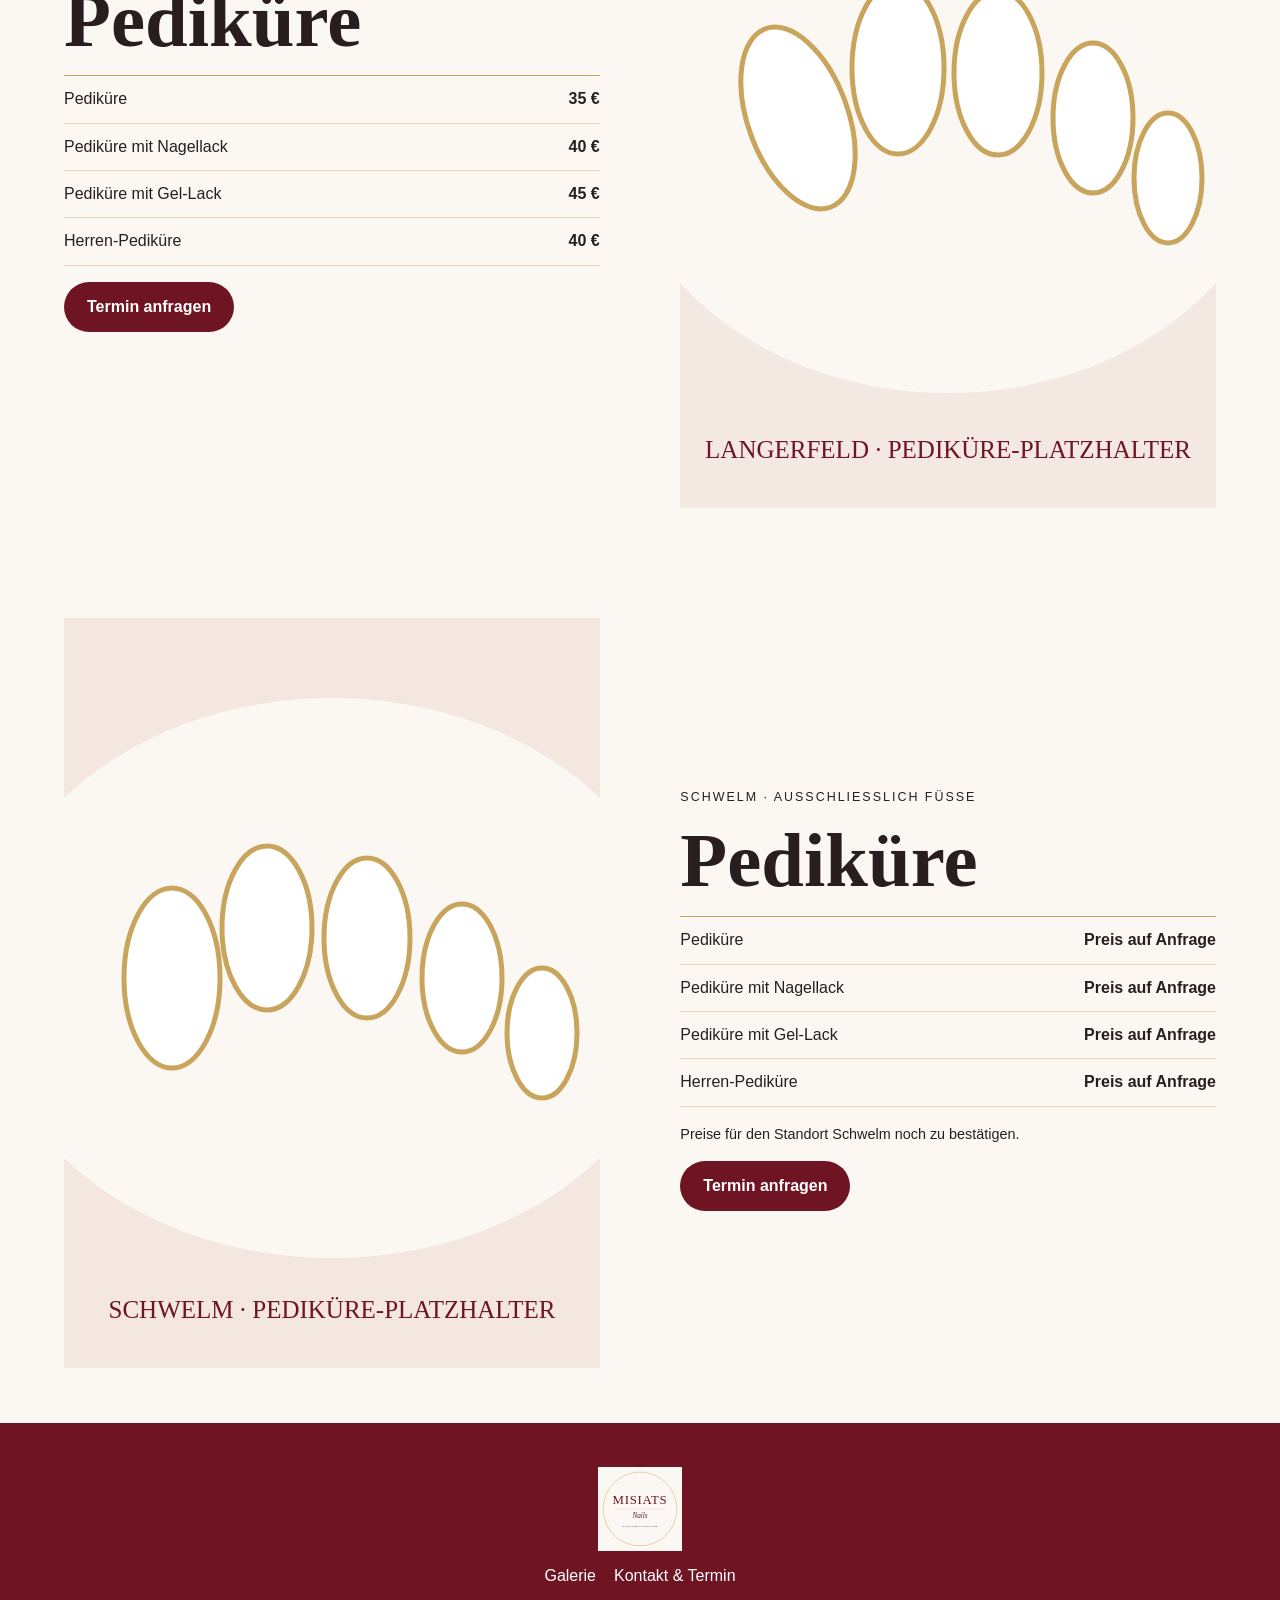
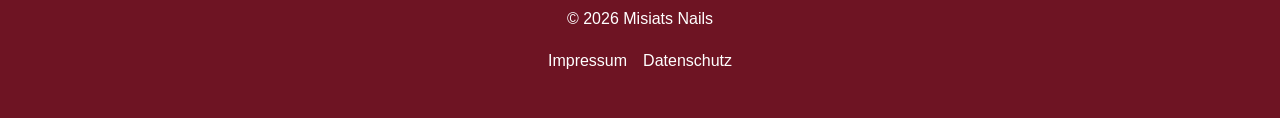
<file: leistungen.html>
<!doctype html><html lang="de"><head><meta charset="utf-8"><meta name="viewport" content="width=device-width,initial-scale=1"><title>Leistungen &amp; Preise | Misiats Nails</title><meta name="description" content="Maniküre in Wuppertal-Langerfeld und Pediküre in Wuppertal-Langerfeld sowie Schwelm. Leistungen und Preise."><meta property="og:title" content="Leistungen – Misiats Nails"><meta property="og:description" content="Entdecken Sie unsere Leistungen an beiden Standorten."><meta property="og:type" content="website"><link rel="stylesheet" href="css/styles.css"><script src="js/prices.js" defer></script><script src="js/main.js" defer></script></head><body><header class="glass-header"><a class="brand" href="index.html"><img src="assets/misiats-nails-logo.svg" alt="Misiats Nails" width="72" height="72"></a><div class="header-actions"><nav class="language-switcher" aria-label="Sprachauswahl"><a href="index.html">DE</a><span>/</span><a href="en/index.html" lang="en">EN</a><span>/</span><a href="uk/index.html" lang="uk">UA</a></nav><button class="menu-button" aria-label="Menü öffnen" aria-expanded="false" aria-controls="menu-overlay"><span></span><span></span></button></div></header><div class="menu-overlay" id="menu-overlay" aria-hidden="true"><button class="menu-close" aria-label="Menü schließen">×</button><nav class="overlay-nav" aria-label="Hauptmenü"><a href="leistungen.html">Leistungen</a><a href="index.html#standorte">Standorte</a><a href="galerie.html">Galerie</a><a href="kontakt.html">Kontakt &amp; Termin</a></nav></div><main class="page-main"><section class="page-hero"><p class="section-kicker">Mit Sorgfalt ausgewählt</p><h1>Leistungen</h1><p>Bitte beachten Sie: Die Angebote unterscheiden sich je nach Standort.</p></section><section class="editorial"><img src="photos/langerfeld-manikure-placeholder.svg" alt="Bildplatzhalter für Maniküre in Wuppertal-Langerfeld" width="1000" height="750"><div class="editorial-copy"><p class="section-kicker">Wuppertal-Langerfeld · Hände</p><h2>Maniküre</h2><p>Präzise Pflege, stilvoller Lack und individuelles Nageldesign.</p><ul class="price-list" data-prices="langerfeld:manicure"></ul><a class="whatsapp-button" href="kontakt.html?location=langerfeld&amp;service=manicure">Termin anfragen</a></div></section><section class="editorial reverse"><img src="photos/langerfeld-pedikure-placeholder.svg" alt="Bildplatzhalter für Pediküre in Wuppertal-Langerfeld" loading="lazy" width="1000" height="750"><div class="editorial-copy"><p class="section-kicker">Wuppertal-Langerfeld · Füße</p><h2>Pediküre</h2><ul class="price-list" data-prices="langerfeld:pedicure"></ul><a class="whatsapp-button" href="kontakt.html?location=langerfeld&amp;service=pedicure">Termin anfragen</a></div></section><section class="editorial"><img src="photos/schwelm-pedikure-placeholder.svg" alt="Bildplatzhalter für Pediküre in Schwelm" loading="lazy" width="1000" height="750"><div class="editorial-copy"><p class="section-kicker">Schwelm · ausschließlich Füße</p><h2>Pediküre</h2><ul class="price-list" data-prices="schwelm:pedicure"></ul><p class="small-note">Preise für den Standort Schwelm noch zu bestätigen.</p><a class="whatsapp-button" href="kontakt.html?location=schwelm&amp;service=pedicure">Termin anfragen</a></div></section></main><footer class="site-footer"><a class="footer-brand" href="index.html"><img src="assets/misiats-nails-logo.svg" alt="Misiats Nails" width="90" height="90"></a><nav aria-label="Footer"><a href="galerie.html">Galerie</a><a href="kontakt.html">Kontakt &amp; Termin</a></nav><p>© 2026 Misiats Nails</p><div class="legal-links"><a href="impressum.html">Impressum</a><a href="datenschutz.html">Datenschutz</a></div></footer></body></html>
</file>
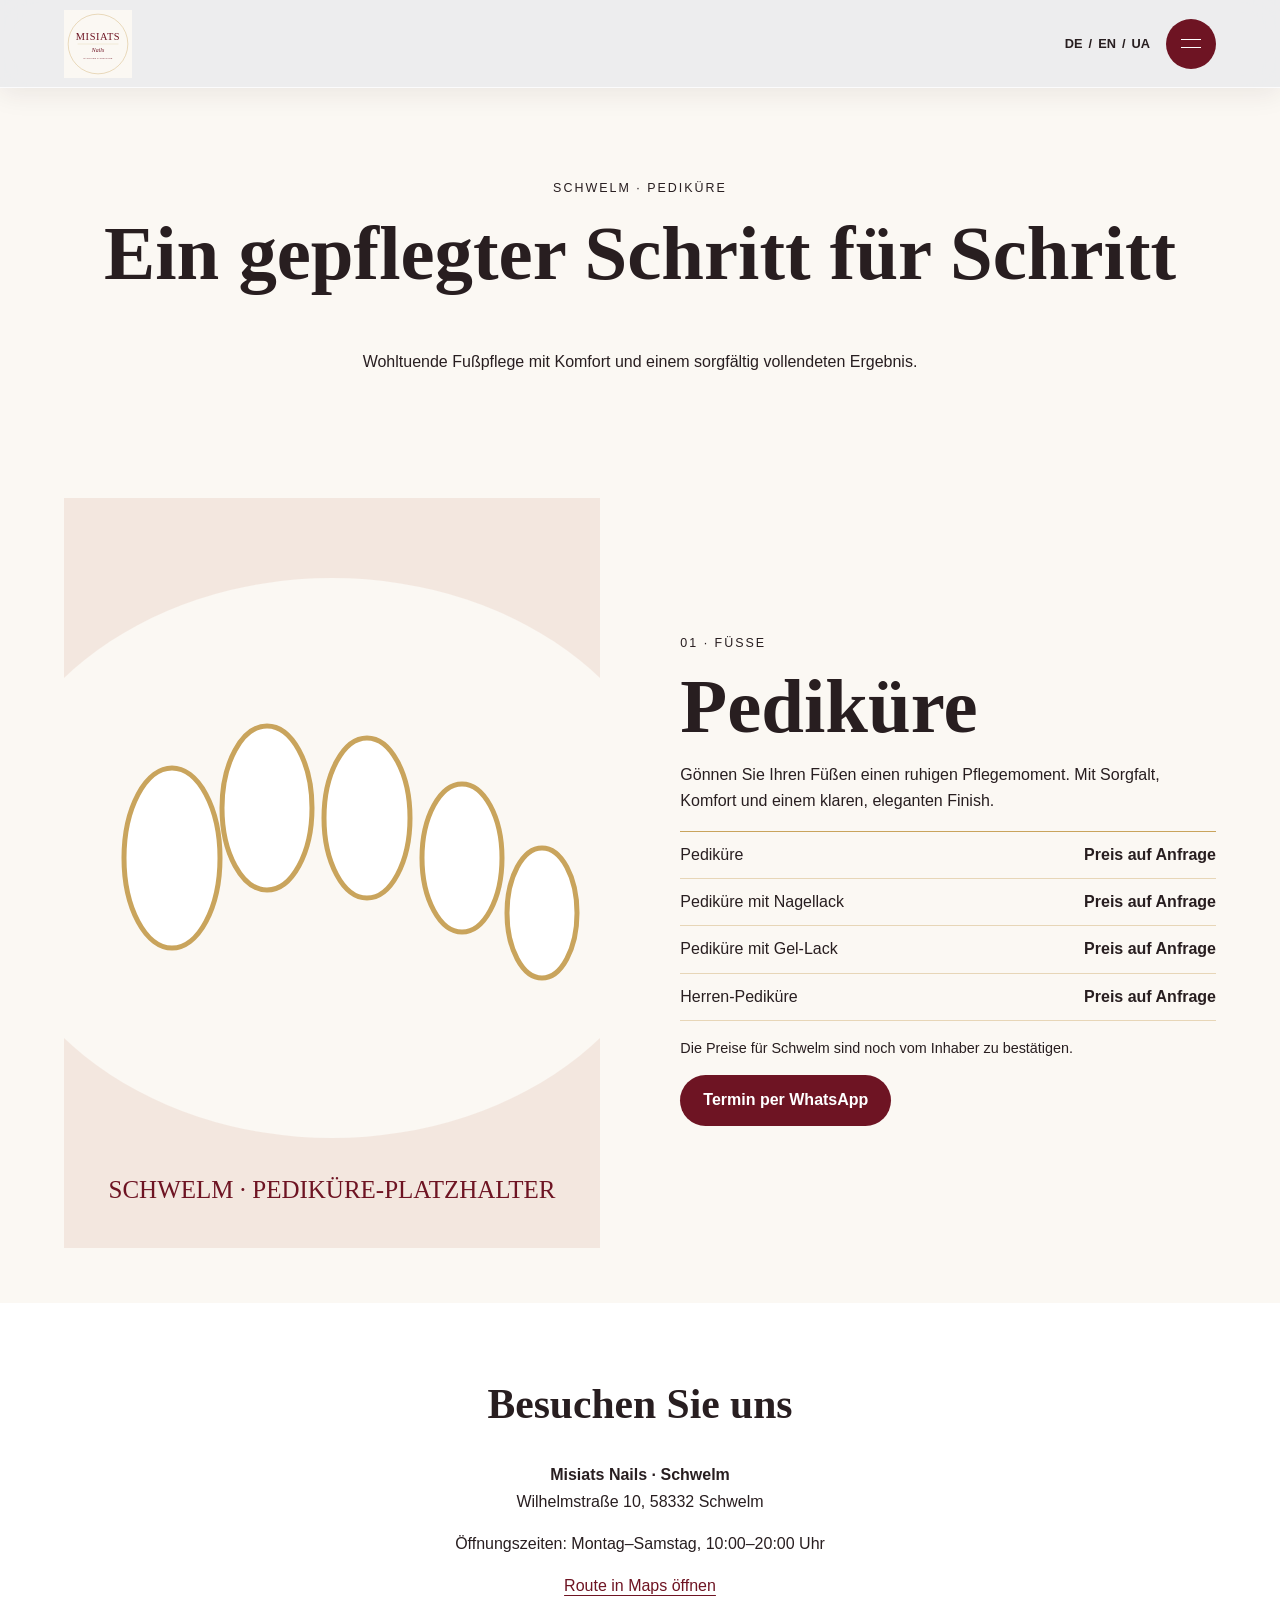
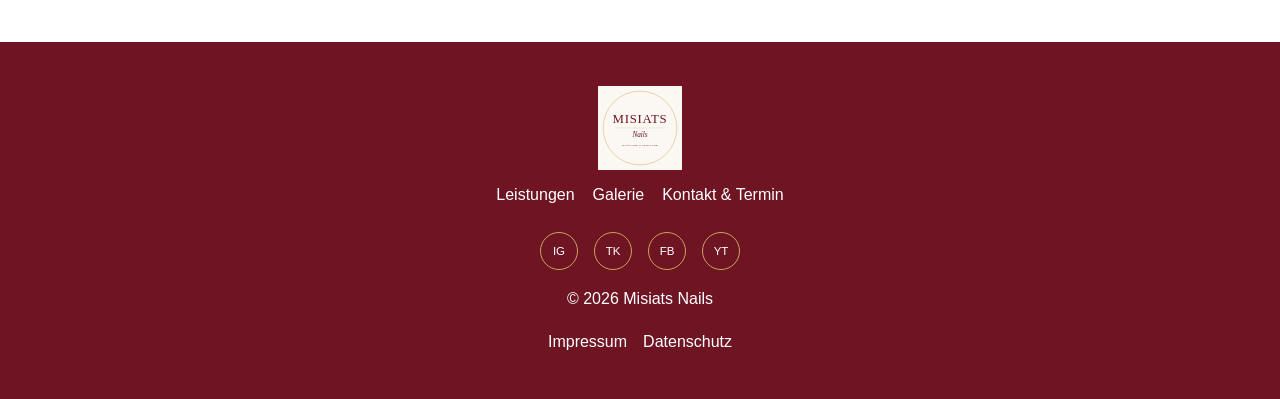
<file: schwelm.html>
<!doctype html><html lang="de"><head><meta charset="utf-8"><meta name="viewport" content="width=device-width,initial-scale=1"><title>Pediküre Schwelm | Misiats Nails</title><meta name="description" content="Pediküre in Schwelm bei Misiats Nails, Wilhelmstraße 10. Termine per WhatsApp."><meta property="og:title" content="Pediküre in Schwelm – Misiats Nails"><meta property="og:description" content="Gepflegte Füße und ein makelloses Finish in Schwelm."><meta property="og:type" content="website"><link rel="stylesheet" href="css/styles.css"><script src="js/prices.js" defer></script><script src="js/main.js" defer></script></head><body><header class="glass-header"><a class="brand" href="index.html" aria-label="Startseite"><img src="assets/misiats-nails-logo.svg" alt="Misiats Nails" width="72" height="72"></a><div class="header-actions"><nav class="language-switcher" aria-label="Sprachauswahl"><a href="index.html">DE</a><span>/</span><a href="en/index.html" lang="en">EN</a><span>/</span><a href="uk/index.html" lang="uk">UA</a></nav><button class="menu-button" aria-label="Menü öffnen" aria-expanded="false" aria-controls="menu-overlay"><span></span><span></span></button></div></header><div class="menu-overlay" id="menu-overlay" aria-hidden="true"><button class="menu-close" aria-label="Menü schließen">×</button><nav class="overlay-nav" aria-label="Hauptmenü"><a href="leistungen.html">Leistungen</a><a href="index.html#standorte">Standorte</a><a href="galerie.html">Galerie</a><a href="kontakt.html">Kontakt &amp; Termin</a></nav><div class="overlay-footer"><div class="legal-links"><a href="impressum.html">Impressum</a><a href="datenschutz.html">Datenschutz</a></div></div></div><main class="page-main"><section class="page-hero"><p class="section-kicker">Schwelm · Pediküre</p><h1>Ein gepflegter Schritt für Schritt</h1><p>Wohltuende Fußpflege mit Komfort und einem sorgfältig vollendeten Ergebnis.</p></section><section class="editorial"><img src="photos/schwelm-pedikure-placeholder.svg" alt="Heller Bildplatzhalter für Pediküre in Schwelm" width="1000" height="750"><div class="editorial-copy"><p class="section-kicker">01 · Füße</p><h2>Pediküre</h2><p>Gönnen Sie Ihren Füßen einen ruhigen Pflegemoment. Mit Sorgfalt, Komfort und einem klaren, eleganten Finish.</p><ul class="price-list" data-prices="schwelm:pedicure"></ul><p class="small-note">Die Preise für Schwelm sind noch vom Inhaber zu bestätigen.</p><a class="whatsapp-button" href="kontakt.html?location=schwelm&amp;service=pedicure">Termin per WhatsApp</a></div></section><section class="location-info"><h2>Besuchen Sie uns</h2><p><strong>Misiats Nails · Schwelm</strong><br>Wilhelmstraße 10, 58332 Schwelm</p><p>Öffnungszeiten: Montag–Samstag, 10:00–20:00 Uhr</p><a class="text-link" href="https://www.google.com/maps/search/?api=1&amp;query=Wilhelmstra%C3%9Fe+10%2C+58332+Schwelm" target="_blank" rel="noopener">Route in Maps öffnen</a></section></main><footer class="site-footer"><a class="footer-brand" href="index.html"><img src="assets/misiats-nails-logo.svg" alt="Misiats Nails" width="90" height="90"></a><nav aria-label="Footer"><a href="leistungen.html">Leistungen</a><a href="galerie.html">Galerie</a><a href="kontakt.html">Kontakt &amp; Termin</a></nav><div class="social-links"><a href="https://www.instagram.com/misiats.nails/" aria-label="Instagram">IG</a><a href="https://www.tiktok.com/@misiats.nails" aria-label="TikTok">TK</a><a href="https://www.facebook.com/share/1FZ3vuPuZK/?mibextid=wwXIfr" aria-label="Facebook">FB</a><a href="https://www.youtube.com/@misiatsnails" aria-label="YouTube">YT</a></div><p>© 2026 Misiats Nails</p><div class="legal-links"><a href="impressum.html">Impressum</a><a href="datenschutz.html">Datenschutz</a></div></footer></body></html>
</file>
<file: css/styles.css>
/* Fonts can be self-hosted in /fonts when licensed font files are supplied. No remote font requests. */
:root{--ivory:#FBF8F3;--burgundy:#6E1423;--gold:#C9A45C;--ink:#281e20;--serif:'Cormorant Garamond',Georgia,serif;--sans:Jost,Arial,sans-serif}*{box-sizing:border-box}html{scroll-behavior:smooth;scroll-padding-top:100px}body{margin:0;background:var(--ivory);color:var(--ink);font-family:var(--sans);line-height:1.65}body.menu-open{overflow:hidden}img{display:block;max-width:100%}a{color:inherit}button,input,select{font:inherit}a:focus-visible,button:focus-visible,input:focus-visible,select:focus-visible{outline:3px solid var(--gold);outline-offset:3px}.glass-header{position:fixed;z-index:50;inset:0 0 auto;height:88px;padding:8px 5%;display:flex;align-items:center;justify-content:space-between;background:rgba(234,235,237,.82);border-bottom:1px solid rgba(255,255,255,.8);box-shadow:0 6px 25px #321b2014;backdrop-filter:blur(16px);-webkit-backdrop-filter:blur(16px)}.brand img{width:68px;height:68px;object-fit:contain}.header-actions{display:flex;align-items:center;gap:16px}.language-switcher{display:flex;gap:6px;align-items:center;font-size:.8rem;font-weight:600}.language-switcher a{text-decoration:none}.language-switcher a[aria-current=page]{color:var(--burgundy);border-bottom:1px solid var(--gold)}.menu-button,.menu-close{width:50px;height:50px;border:0;border-radius:50%;background:var(--burgundy);color:#fff;cursor:pointer}.menu-button{position:relative}.menu-button span{position:absolute;left:15px;width:20px;height:1px;background:white}.menu-button span:first-child{top:20px}.menu-button span:last-child{top:28px}.menu-overlay{position:fixed;inset:0;z-index:100;background:rgba(251,248,243,.985);display:flex;align-items:center;justify-content:center;flex-direction:column;opacity:0;visibility:hidden;transition:opacity .25s,visibility .25s}.menu-overlay.open{opacity:1;visibility:visible}.menu-close{position:absolute;top:20px;right:5%;font-size:34px;line-height:1}.overlay-nav{display:flex;flex-direction:column;text-align:center}.overlay-nav a{font:600 clamp(2.5rem,8vw,5rem)/1.2 var(--serif);text-decoration:none}.overlay-nav a:hover{color:var(--burgundy)}.overlay-footer{position:absolute;bottom:25px;text-align:center}.legal-links,.social-links{display:flex;align-items:center;justify-content:center;gap:16px}.legal-links a{text-decoration:none}.social-links a{width:38px;height:38px;border:1px solid var(--gold);border-radius:50%;display:grid;place-items:center;text-decoration:none;font-size:.72rem;margin-top:12px}.hero{position:relative;min-height:min(84vh,900px);margin-top:88px;display:flex;align-items:flex-end;padding:8% 6%;overflow:hidden;background:#d9c3b9}.hero-image,.hero-shade{position:absolute;inset:0;width:100%;height:100%;object-fit:cover}.hero-shade{background:linear-gradient(90deg,#1c101078,transparent 85%)}.hero-content{position:relative;max-width:850px;color:white}.eyebrow,.section-kicker{text-transform:uppercase;letter-spacing:.16em;font-size:.78rem}.hero h1{font:600 clamp(3rem,8vw,7.3rem)/.95 var(--serif);margin:.3em 0}.hero-subtitle{font:italic clamp(1.3rem,3vw,2rem) var(--serif)}.locations{padding:90px 5%;text-align:center}.locations h2,.page-hero h1,.legal-content h1{font:600 clamp(2.7rem,6vw,5.2rem)/1.05 var(--serif);margin:.2em 0 .7em}.location-grid{display:grid;gap:22px}.location-card{position:relative;overflow:hidden;text-align:left;background:#e8d9d0}.location-card img{width:100%;aspect-ratio:4/5;object-fit:cover;transition:transform .5s}.location-card:hover img{transform:scale(1.025)}.location-label{position:absolute;bottom:18px;left:18px;right:18px;padding:16px;background:#fbf8f3f2;text-align:center;font:600 clamp(1.2rem,2.4vw,1.8rem) var(--serif);text-decoration:none}.site-footer{padding:44px 5%;background:var(--burgundy);color:white;display:flex;align-items:center;flex-direction:column;gap:12px;text-align:center}.site-footer nav{display:flex;flex-wrap:wrap;justify-content:center;gap:18px}.site-footer a{text-decoration:none}.footer-brand img{width:84px;height:84px;object-fit:contain}.site-footer p{margin:4px}.page-main{padding-top:88px}.page-hero{padding:78px 5% 50px;text-align:center}.page-hero>p:last-child{max-width:650px;margin:18px auto}.editorial{max-width:1280px;margin:auto;padding:55px 5%;display:grid;gap:32px;align-items:center}.editorial>img{width:100%;aspect-ratio:4/3;object-fit:cover}.editorial h2{font:600 clamp(2.8rem,6vw,5.5rem)/1 var(--serif);margin:.2em 0}.editorial-copy p{max-width:600px}.price-list{list-style:none;padding:0;border-top:1px solid var(--gold);max-width:580px}.price-list li{display:flex;justify-content:space-between;gap:18px;padding:10px 0;border-bottom:1px solid #c9a45c66}.price-list strong{white-space:nowrap}.whatsapp-button{display:inline-flex;align-items:center;justify-content:center;min-height:50px;padding:12px 23px;border:0;border-radius:99px;background:var(--burgundy);color:white;text-decoration:none;font-weight:600;cursor:pointer}.small-note,.form-note{font-size:.9rem}.location-info,.contact-social{text-align:center;background:#fff;padding:42px 5%}.location-info h2,.contact-locations h2,.contact-social h2{font:600 2.6rem var(--serif)}.text-link,.contact-locations a{color:var(--burgundy);text-underline-offset:4px}.gallery-grid{padding:20px 5% 85px;columns:2;column-gap:14px}.gallery-item{display:block;width:100%;padding:0;border:0;background:none;margin:0 0 14px;cursor:zoom-in;break-inside:avoid}.gallery-item img{width:100%;height:auto}.lightbox{position:fixed;inset:0;z-index:200;background:#160e10ed;display:none;align-items:center;justify-content:center;padding:35px}.lightbox.open{display:flex}.lightbox img{max-width:92vw;max-height:86vh}.lightbox button{position:absolute;top:16px;right:20px;width:48px;height:48px;border:0;border-radius:50%;background:white;font-size:30px;cursor:pointer}.booking-form{max-width:720px;margin:0 auto 55px;padding:28px;background:#fff}.form-step{margin-bottom:20px}.form-step label{display:block;margin-bottom:7px;font-weight:600}.form-step input,.form-step select{width:100%;min-height:50px;border:1px solid #796c68;border-radius:7px;background:white;padding:10px}.form-row{display:grid;gap:0}.form-note{text-align:center}.contact-locations{padding:30px 5% 60px;display:grid;gap:20px}.contact-locations article{background:#fff;text-align:center;padding:25px}.contact-locations h2{font-size:2rem;margin:0}.contact-social{background:transparent}.legal-content{max-width:900px;margin:auto;padding:70px 5% 130px}.placeholder-page{padding:38px;border:1px solid var(--gold);background:#fff}.text-link:hover,.contact-locations a:hover{text-decoration-thickness:2px}@media(min-width:760px){.location-grid{grid-template-columns:1fr 1fr}.editorial{grid-template-columns:1fr 1fr;gap:7%}.editorial.reverse{direction:rtl}.editorial.reverse>*{direction:ltr}.gallery-grid{columns:3}.form-row{grid-template-columns:1fr 1fr;gap:18px}.contact-locations{grid-template-columns:1fr 1fr;max-width:1100px;margin:auto}.hero{min-height:82vh}}@media(prefers-reduced-motion:reduce){*,*::before,*::after{scroll-behavior:auto!important;transition:none!important}}
</file>
